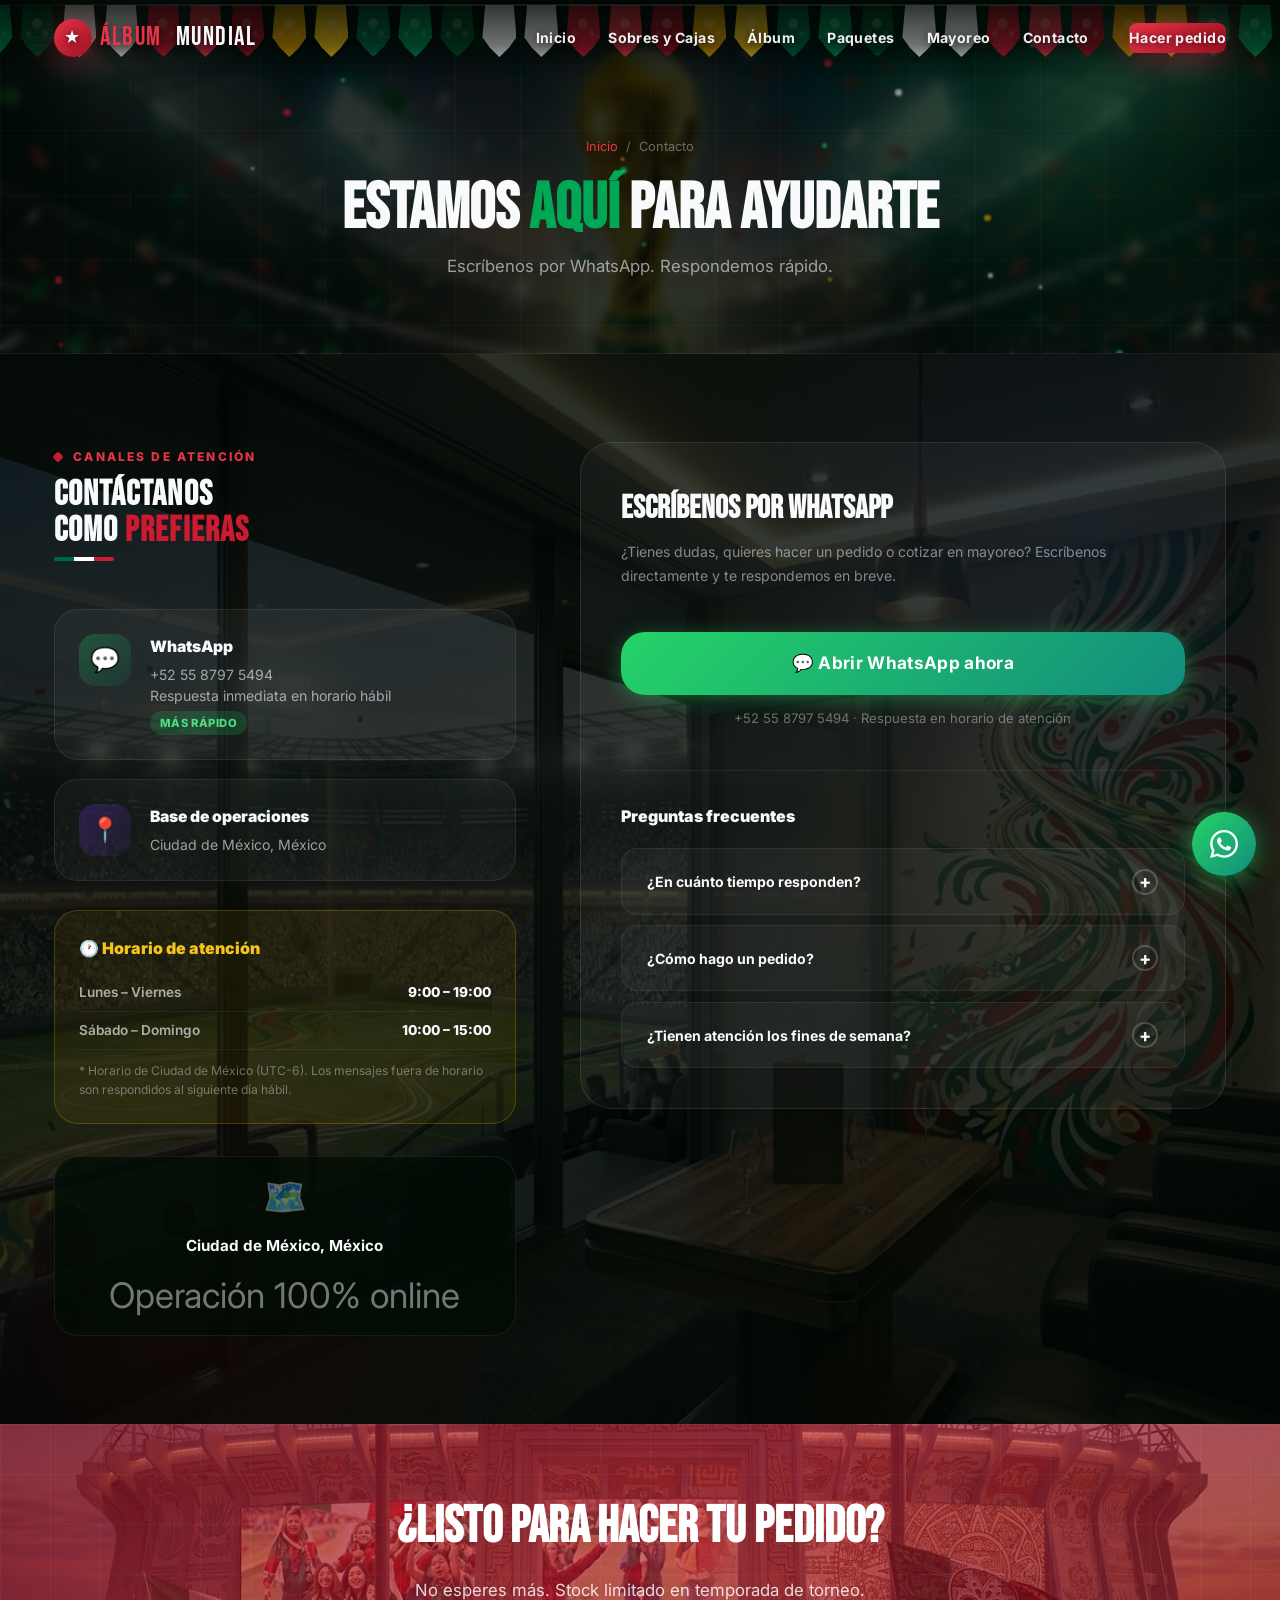
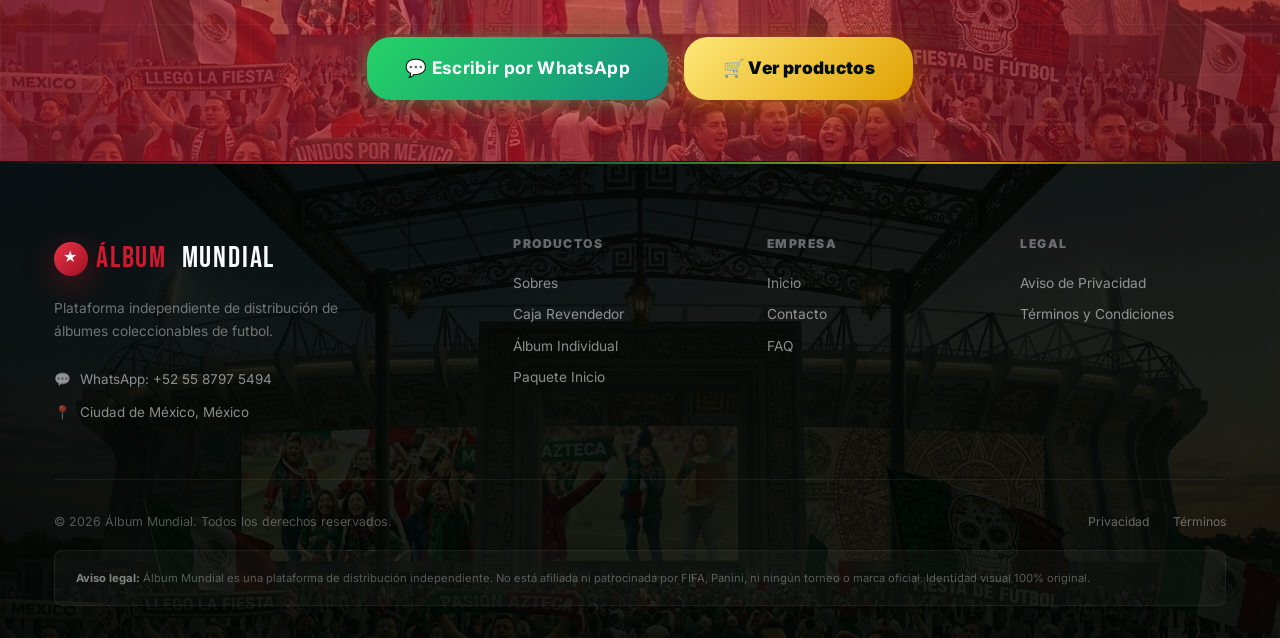
<file: contacto.html>
<!DOCTYPE html>
<html lang="es">
<head>
  <meta charset="UTF-8" />
  <meta name="viewport" content="width=device-width, initial-scale=1.0" />
  <title>Contacto — Álbum Mundial</title>
  <meta name="description" content="Contáctanos por WhatsApp, formulario o correo. Respondemos en menos de 24 horas. Pedidos, dudas y cotizaciones de mayoreo.">
  <meta property="og:title" content="Contacto — Álbum Mundial" />
  <meta property="og:description" content="Contáctanos por WhatsApp. Respondemos en menos de 24 horas. Pedidos, dudas y cotizaciones de mayoreo." />
  <meta property="og:type" content="website" />
  <meta property="og:url" content="https://albumundial.com/contacto.html" />
  <meta property="og:image" content="https://albumundial.com/PRODUCTOS%20SIN%20FONDO/%C3%81LBUM%20PASTA%20DURA.png" />
  <meta property="og:image:width" content="1200" />
  <meta property="og:image:height" content="630" />
  <link rel="icon" href="data:image/svg+xml,<svg xmlns='http://www.w3.org/2000/svg' viewBox='0 0 100 100'><text y='.9em' font-size='90'>⚽</text></svg>">
  <link rel="preconnect" href="https://fonts.googleapis.com">
  <link rel="preconnect" href="https://fonts.gstatic.com" crossorigin>
  <link href="https://fonts.googleapis.com/css2?family=Bebas+Neue&family=Inter:wght@300;400;500;600;700;800;900&display=swap" rel="stylesheet">
  <link rel="stylesheet" href="css/styles.css">
  <style>
    .contact-main {
      background:
        linear-gradient(rgba(0,6,2,.83), rgba(0,6,2,.83)),
        url('FONDOS/FONDO%203.PNG') center / cover scroll;
      padding: var(--section-py) 0;
      position: relative;
      overflow: hidden;
    }
    .contact-main::before {
      content: '';
      position: absolute; top: -20%; right: -15%;
      width: 60vw; height: 60vw;
      background: radial-gradient(circle, rgba(22,72,184,.1) 0%, transparent 70%);
      border-radius: 50%; pointer-events: none;
    }
    .contact-main::after {
      content: '';
      position: absolute; bottom: -20%; left: -10%;
      width: 50vw; height: 50vw;
      background: radial-gradient(circle, rgba(204,26,48,.08) 0%, transparent 70%);
      border-radius: 50%; pointer-events: none;
    }

    .contact-grid {
      display: grid;
      grid-template-columns: 1fr 1.4fr;
      gap: 4rem;
      align-items: start;
      position: relative; z-index: 1;
    }

    /* Tarjetas de contacto */
    .contact-methods { display: flex; flex-direction: column; gap: 1.2rem; }
    .contact-method-card {
      display: flex;
      align-items: flex-start;
      gap: 1.2rem;
      padding: 1.5rem;
      background: rgba(255,255,255,.04);
      border: 1px solid rgba(255,255,255,.08);
      border-radius: var(--radius-xl);
      transition: var(--transition);
      text-decoration: none;
      color: inherit;
    }
    .contact-method-card:hover {
      transform: translateY(-3px);
      border-color: rgba(22,72,184,.3);
      background: rgba(22,72,184,.06);
    }
    .contact-method-card.wa-card:hover { border-color: rgba(37,211,102,.35); background: rgba(37,211,102,.06); }
    .contact-method-card.coral-card:hover { border-color: rgba(204,26,48,.35); background: rgba(204,26,48,.06); }

    .cm-icon {
      width: 52px; height: 52px; flex-shrink: 0;
      border-radius: var(--radius); display: flex; align-items: center; justify-content: center;
      font-size: 1.5rem;
    }
    .cm-icon.green  { background: linear-gradient(135deg, rgba(37,211,102,.25), rgba(18,140,126,.12)); }
    .cm-icon.turq   { background: linear-gradient(135deg, rgba(22,72,184,.25), rgba(22,72,184,.08)); }
    .cm-icon.coral  { background: linear-gradient(135deg, rgba(204,26,48,.25), rgba(204,26,48,.08)); }
    .cm-icon.gold   { background: linear-gradient(135deg, rgba(224,160,0,.25), rgba(224,160,0,.08)); }

    .cm-body {}
    .cm-title { font-weight: 900; font-size: .98rem; color: var(--white); margin-bottom: .25rem; }
    .cm-value { font-size: .88rem; color: rgba(248,250,252,.6); line-height: 1.5; }
    .cm-badge {
      display: inline-block;
      background: rgba(37,211,102,.18); color: #4ADE80;
      border-radius: 999px; padding: .15rem .6rem;
      font-size: .7rem; font-weight: 800; letter-spacing: .05em;
      text-transform: uppercase; margin-top: .35rem;
    }
    .cm-badge.fast { background: rgba(204,26,48,.15); color: var(--coral-light); }

    /* Horario */
    .horario-box {
      background: rgba(224,160,0,.08);
      border: 1px solid rgba(224,160,0,.25);
      border-radius: var(--radius-xl); padding: 1.5rem;
      margin-top: 1rem;
    }
    .horario-box h4 { font-weight: 900; color: var(--gold-light); margin-bottom: .8rem; display:flex; gap:.5rem; align-items:center; }
    .horario-row { display: flex; justify-content: space-between; align-items: center; padding: .45rem 0; border-bottom: 1px solid rgba(255,255,255,.05); font-size: .85rem; }
    .horario-row:last-child { border-bottom: none; }
    .horario-day   { color: rgba(248,250,252,.65); font-weight: 600; }
    .horario-time  { color: var(--white); font-weight: 800; }
    .horario-closed { color: rgba(248,250,252,.35); font-style: italic; font-weight: 400; }

    /* Formulario */
    .contact-form-box {
      background: rgba(255,255,255,.04);
      border: 1px solid rgba(255,255,255,.09);
      border-radius: var(--radius-2xl);
      padding: 2.5rem;
    }
    .contact-form-box h3 {
      font-family: var(--font-display);
      font-size: 2rem; color: var(--white); margin-bottom: .3rem;
    }
    .contact-form-box .form-sub { font-size: .88rem; color: rgba(248,250,252,.5); margin-bottom: 1.8rem; }

    /* Mapa placeholder */
    .map-placeholder {
      background: rgba(0,12,4,.75);
      border: 1px solid rgba(255,255,255,.07);
      border-radius: var(--radius-xl);
      height: 180px;
      display: flex; flex-direction: column; align-items: center; justify-content: center;
      gap: .5rem; text-align: center;
      font-size: .88rem; color: rgba(248,250,252,.45);
      margin-top: 2rem;
    }
    .map-placeholder span { font-size: 2.2rem; }
    .map-placeholder strong { color: var(--white); font-size: .95rem; }

    @media (max-width: 900px) { .contact-grid { grid-template-columns: 1fr; gap: 2.5rem; } }
  </style>
</head>
<body>

<!-- NAVBAR -->
<nav class="navbar" role="navigation" aria-label="Navegación principal">
  <div class="container">
    <a href="index.html" class="nav-logo">
      <div class="logo-icon" aria-hidden="true">★</div>
      <span class="brand-highlight">ÁLBUM</span>&nbsp;MUNDIAL
    </a>
    <ul class="nav-links" id="navLinks">
      <li><a href="index.html">Inicio</a></li>
      <li><a href="productos.html#sobres">Sobres y Cajas</a></li>
      <li><a href="productos.html#album">Álbum</a></li>
      <li><a href="productos.html#paquetes">Paquetes</a></li>
      <li><a href="mayoreo.html">Mayoreo</a></li>
      <li><a href="contacto.html">Contacto</a></li>
      <li class="nav-cta"><a href="index.html#pedido" class="btn btn-primary btn-sm">Hacer pedido</a></li>
    </ul>
    <button class="nav-toggle" id="navToggle" aria-label="Menú" aria-expanded="false">
      <span></span><span></span><span></span>
    </button>
  </div>
</nav>

<!-- PAGE HEADER -->
<header class="page-header">
  <div class="papel-picado-wrap" aria-hidden="true" id="papelPicado"></div>
  <div class="container">
    <div class="breadcrumb">
      <a href="index.html">Inicio</a> / <span>Contacto</span>
    </div>
    <h1 class="page-header-title">Estamos <span style="color:var(--turq-light)">aquí</span> para ayudarte</h1>
    <p class="page-header-sub">Escríbenos por WhatsApp. Respondemos rápido.</p>
  </div>
</header>

<!-- CONTACT MAIN -->
<section class="contact-main">
  <div class="container">
    <div class="contact-grid">

      <!-- Métodos de contacto -->
      <div>
        <div class="section-header reveal">
          <span class="section-label">Canales de atención</span>
          <h2 class="section-title" style="font-size:2.2rem;">Contáctanos<br>como <span>prefieras</span></h2>
        </div>

        <div class="contact-methods">
          <!-- WhatsApp -->
          <a href="https://wa.me/525587975494" target="_blank" rel="noopener noreferrer" class="contact-method-card wa-card reveal delay-1">
            <div class="cm-icon green">💬</div>
            <div class="cm-body">
              <div class="cm-title">WhatsApp</div>
              <div class="cm-value">+52 55 8797 5494<br>Respuesta inmediata en horario hábil</div>
              <span class="cm-badge">Más rápido</span>
            </div>
          </a>
          <!-- Ubicación -->
          <div class="contact-method-card reveal delay-4" style="cursor:default;">
            <div class="cm-icon" style="background:linear-gradient(135deg,rgba(124,58,237,.25),rgba(124,58,237,.08));">📍</div>
            <div class="cm-body">
              <div class="cm-title">Base de operaciones</div>
              <div class="cm-value">Ciudad de México, México</div>
            </div>
          </div>
        </div>

        <!-- Horario -->
        <div class="horario-box reveal" style="margin-top:1.8rem;">
          <h4>🕐 Horario de atención</h4>
          <div class="horario-row">
            <span class="horario-day">Lunes – Viernes</span>
            <span class="horario-time">9:00 – 19:00</span>
          </div>
          <div class="horario-row">
            <span class="horario-day">Sábado – Domingo</span>
            <span class="horario-time">10:00 – 15:00</span>
          </div>
          <p style="font-size:.76rem; color:rgba(248,250,252,.38); margin-top:.8rem; line-height:1.5;">
            * Horario de Ciudad de México (UTC-6). Los mensajes fuera de horario son respondidos al siguiente día hábil.
          </p>
        </div>

        <!-- Mapa placeholder -->
        <div class="map-placeholder reveal">
          <span>🗺️</span>
          <strong>Ciudad de México, México</strong>
          <span>Operación 100% online</span>
        </div>
      </div>

      <!-- Contacto por WhatsApp -->
      <div class="contact-form-box reveal-right">
        <h3>Escríbenos por WhatsApp</h3>
        <p class="form-sub">¿Tienes dudas, quieres hacer un pedido o cotizar en mayoreo? Escríbenos directamente y te respondemos en breve.</p>

        <a href="https://wa.me/525587975494" target="_blank" rel="noopener noreferrer"
           class="btn btn-whatsapp btn-full btn-lg" style="margin-top:1rem;">
          💬 Abrir WhatsApp ahora
        </a>
        <p style="text-align:center; font-size:.82rem; color:rgba(248,250,252,.4); margin-top:.8rem;">
          +52 55 8797 5494 · Respuesta en horario de atención
        </p>

        <!-- FAQ rápido -->
        <div style="margin-top:2.5rem; padding-top:2rem; border-top:1px solid rgba(255,255,255,.07);">
          <h4 style="font-weight:900; margin-bottom:1.2rem; font-size:1rem;">Preguntas frecuentes</h4>
          <div class="faq-list" style="max-width:100%;">
            <div class="faq-item">
              <button class="faq-question" style="font-size:.88rem;">¿En cuánto tiempo responden? <span class="faq-icon">+</span></button>
              <div class="faq-answer"><p>Por WhatsApp respondemos usualmente en menos de 2 horas en horario hábil.</p></div>
            </div>
            <div class="faq-item">
              <button class="faq-question" style="font-size:.88rem;">¿Cómo hago un pedido? <span class="faq-icon">+</span></button>
              <div class="faq-answer"><p>Escríbenos por WhatsApp indicando el producto y cantidad. Te confirmamos disponibilidad y te damos los datos de pago.</p></div>
            </div>
            <div class="faq-item">
              <button class="faq-question" style="font-size:.88rem;">¿Tienen atención los fines de semana? <span class="faq-icon">+</span></button>
              <div class="faq-answer"><p>Sábado y domingo atendemos de 10:00 a 15:00. Los mensajes fuera de horario se responden al siguiente día hábil.</p></div>
            </div>
          </div>
        </div>
      </div>
    </div>
  </div>
</section>

<!-- CTA -->
<div class="mid-cta">
  <div class="container reveal">
    <h2>¿Listo para hacer tu pedido?</h2>
    <p>No esperes más. Stock limitado en temporada de torneo.</p>
    <div class="cta-actions">
      <a href="https://wa.me/525587975494" target="_blank" rel="noopener noreferrer" class="btn btn-whatsapp btn-lg">💬 Escribir por WhatsApp</a>
      <a href="productos.html" class="btn btn-gold btn-lg">🛒 Ver productos</a>
    </div>
  </div>
</div>

<!-- FOOTER -->
<footer class="footer">
  <div class="container">
    <div class="footer-grid">
      <div class="footer-brand">
        <div class="footer-logo"><div class="logo-icon">★</div><span style="color:var(--coral)">ÁLBUM</span>&nbsp;MUNDIAL</div>
        <p class="footer-tagline">Plataforma independiente de distribución de álbumes coleccionables de futbol.</p>
        <nav class="footer-contact-items">
          <a class="footer-contact-item" href="https://wa.me/525587975494" target="_blank" rel="noopener noreferrer"><span>💬</span> WhatsApp: +52 55 8797 5494</a>
          <span class="footer-contact-item"><span>📍</span> Ciudad de México, México</span>
        </nav>
      </div>
      <div class="footer-col">
        <h5>Productos</h5>
        <nav class="footer-links">
          <a href="productos.html#sobres">Sobres</a>
          <a href="productos.html#sobres">Caja Revendedor</a>
          <a href="productos.html#album">Álbum Individual</a>
          <a href="productos.html#paquetes">Paquete Inicio</a>
        </nav>
      </div>
      <div class="footer-col">
        <h5>Empresa</h5>
        <nav class="footer-links">
          <a href="index.html">Inicio</a>
          <a href="contacto.html">Contacto</a>
          <a href="index.html#faq">FAQ</a>
        </nav>
      </div>
      <div class="footer-col">
        <h5>Legal</h5>
        <nav class="footer-links">
          <a href="privacidad.html">Aviso de Privacidad</a>
          <a href="terminos.html">Términos y Condiciones</a>
        </nav>
      </div>
    </div>
    <div class="footer-bottom">
      <div class="footer-bottom-row">
        <p class="footer-copy">© 2026 Álbum Mundial. Todos los derechos reservados.</p>
        <nav class="footer-legal-links">
          <a href="privacidad.html">Privacidad</a>
          <a href="terminos.html">Términos</a>
        </nav>
      </div>
      <div class="footer-disclaimer">
        <strong>Aviso legal:</strong> Álbum Mundial es una plataforma de distribución independiente. No está afiliada ni patrocinada por FIFA, Panini, ni ningún torneo o marca oficial. Identidad visual 100% original.
      </div>
    </div>
  </div>
</footer>

<a href="#" class="whatsapp-float" aria-label="Pedir por WhatsApp">
  <svg width="28" height="28" viewBox="0 0 24 24" fill="white"><path d="M17.472 14.382c-.297-.149-1.758-.867-2.03-.967-.273-.099-.471-.148-.67.15-.197.297-.767.966-.94 1.164-.173.199-.347.223-.644.075-.297-.15-1.255-.463-2.39-1.475-.883-.788-1.48-1.761-1.653-2.059-.173-.297-.018-.458.13-.606.134-.133.298-.347.446-.52.149-.174.198-.298.298-.497.099-.198.05-.371-.025-.52-.075-.149-.669-1.612-.916-2.207-.242-.579-.487-.5-.669-.51-.173-.008-.371-.01-.57-.01-.198 0-.52.074-.792.372-.272.297-1.04 1.016-1.04 2.479 0 1.462 1.065 2.875 1.213 3.074.149.198 2.096 3.2 5.077 4.487.709.306 1.262.489 1.694.625.712.227 1.36.195 1.871.118.571-.085 1.758-.719 2.006-1.413.248-.694.248-1.289.173-1.413-.074-.124-.272-.198-.57-.347m-5.421 7.403h-.004a9.87 9.87 0 01-5.031-1.378l-.361-.214-3.741.982.998-3.648-.235-.374a9.86 9.86 0 01-1.51-5.26c.001-5.45 4.436-9.884 9.888-9.884 2.64 0 5.122 1.03 6.988 2.898a9.825 9.825 0 012.893 6.994c-.003 5.45-4.437 9.884-9.885 9.884m8.413-18.297A11.815 11.815 0 0012.05 0C5.495 0 .16 5.335.157 11.892c0 2.096.547 4.142 1.588 5.945L.057 24l6.305-1.654a11.882 11.882 0 005.683 1.448h.005c6.554 0 11.89-5.335 11.893-11.893a11.821 11.821 0 00-3.48-8.413z"/></svg>
  <span class="whatsapp-float-tooltip">Escribir por WhatsApp</span>
</a>
<script src="js/main.js"></script>
</body>
</html>
</file>
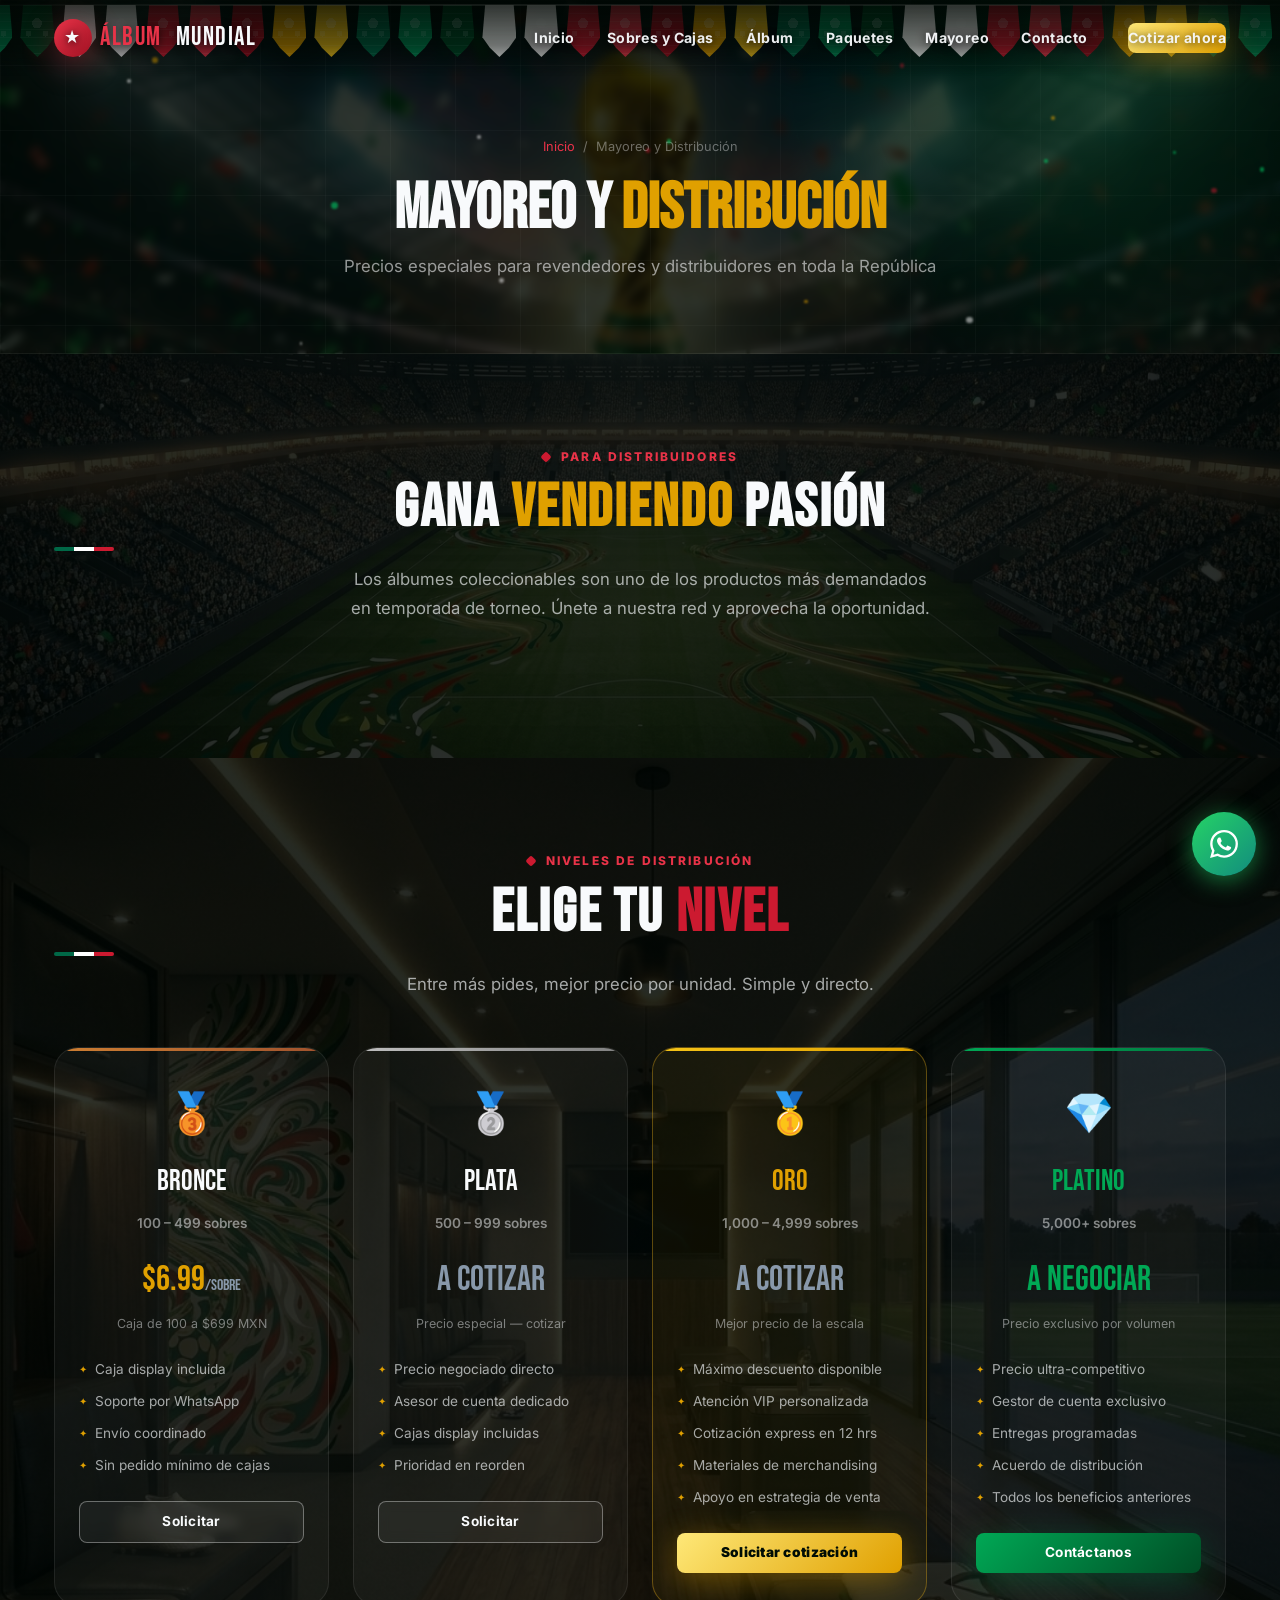
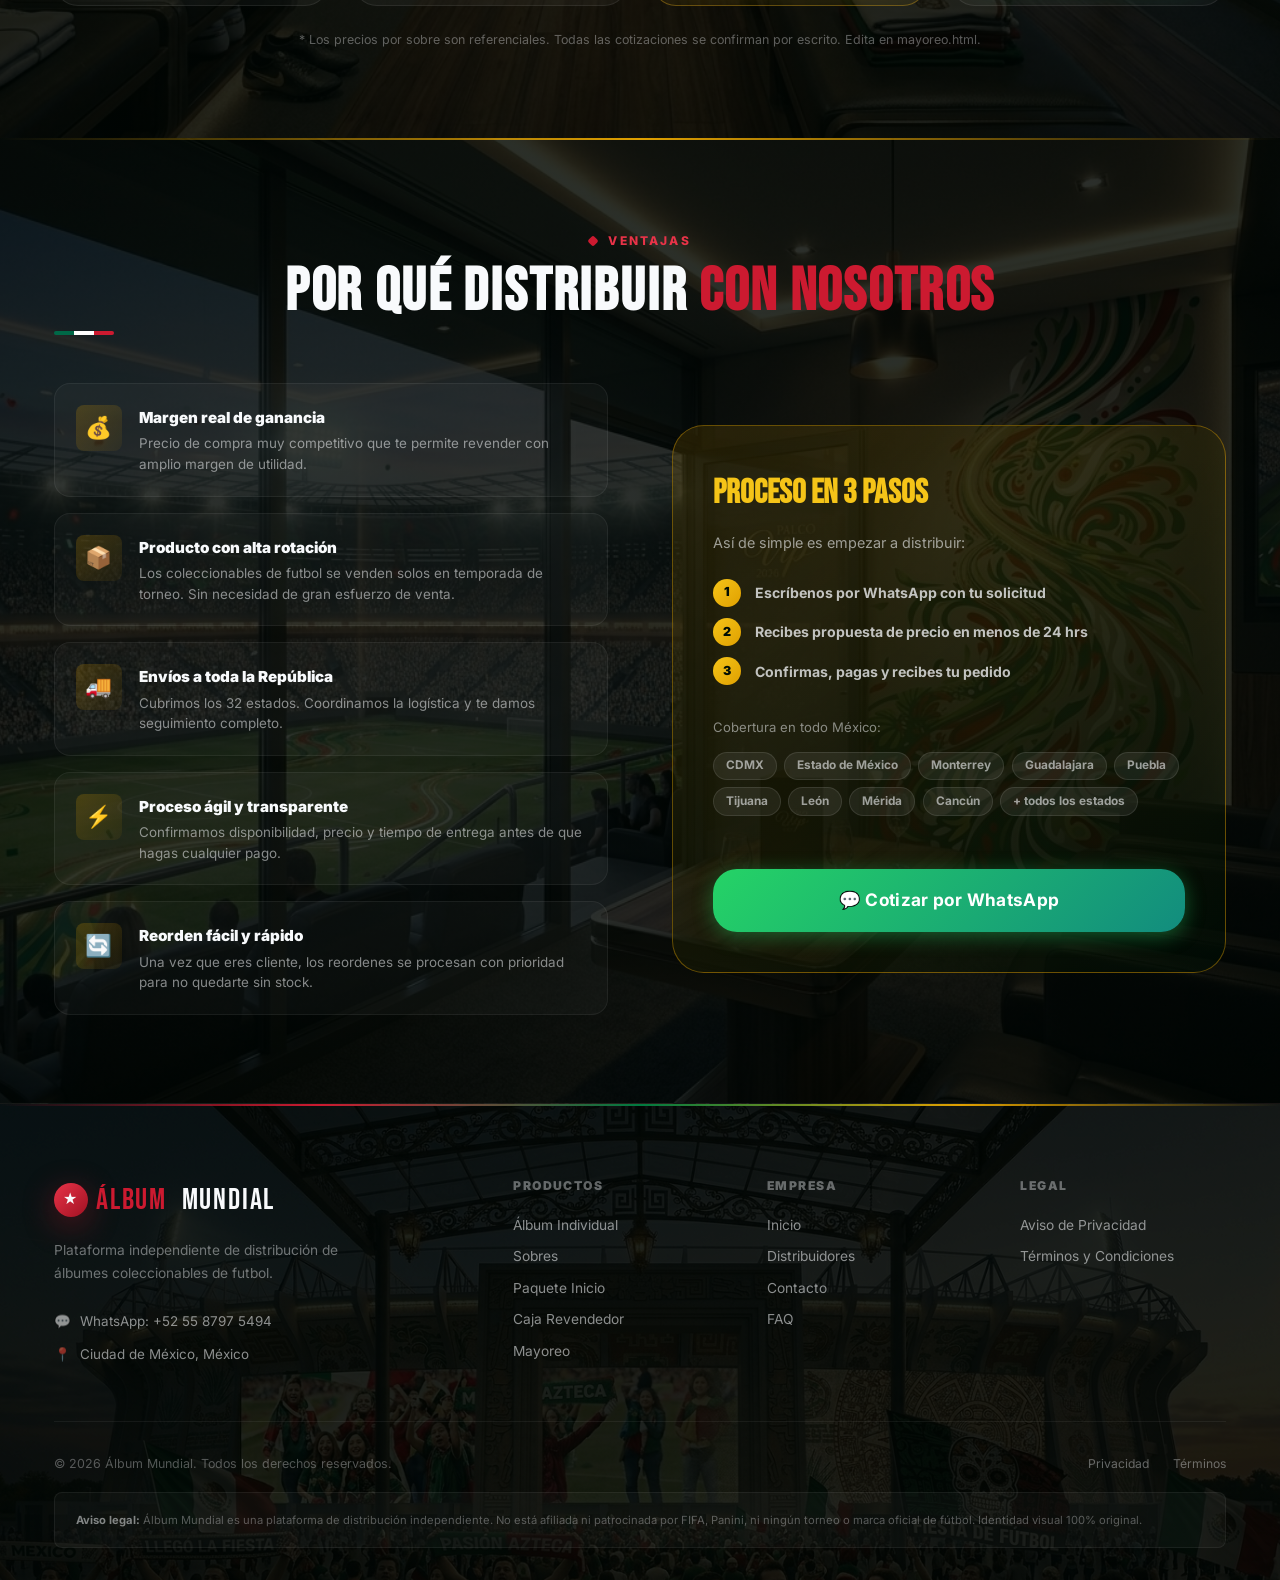
<file: mayoreo.html>
<!DOCTYPE html>
<html lang="es">
<head>
  <meta charset="UTF-8" />
  <meta name="viewport" content="width=device-width, initial-scale=1.0" />
  <title>Mayoreo y Distribución — Álbum Mundial</title>
  <meta name="description" content="Pide por mayoreo y conviértete en distribuidor de álbumes coleccionables de futbol. Precios especiales desde 500 sobres. Cobertura en toda la República Mexicana.">
  <meta property="og:title" content="Mayoreo y Distribución — Álbum Mundial" />
  <meta property="og:description" content="Precios especiales para revendedores y distribuidores. Desde 500 sobres. Cobertura en toda la República Mexicana." />
  <meta property="og:type" content="website" />
  <meta property="og:url" content="https://albumundial.com/mayoreo.html" />
  <meta property="og:image" content="https://albumundial.com/PRODUCTOS%20SIN%20FONDO/%C3%81LBUM%20PASTA%20DURA.png" />
  <meta property="og:image:width" content="1200" />
  <meta property="og:image:height" content="630" />
  <link rel="icon" href="data:image/svg+xml,<svg xmlns='http://www.w3.org/2000/svg' viewBox='0 0 100 100'><text y='.9em' font-size='90'>⚽</text></svg>">
  <link rel="preconnect" href="https://fonts.googleapis.com">
  <link rel="preconnect" href="https://fonts.gstatic.com" crossorigin>
  <link href="https://fonts.googleapis.com/css2?family=Bebas+Neue&family=Inter:wght@300;400;500;600;700;800;900&display=swap" rel="stylesheet">
  <link rel="stylesheet" href="css/styles.css">
  <style>
    .tiers-grid {
      display: grid;
      grid-template-columns: repeat(auto-fit, minmax(240px, 1fr));
      gap: 1.5rem;
      margin-top: 3rem;
    }
    .tier-card {
      background: rgba(255,255,255,0.04);
      border: 1px solid rgba(255,255,255,0.08);
      border-radius: var(--radius-xl);
      padding: 2rem 1.5rem;
      text-align: center;
      transition: var(--transition);
      position: relative;
      overflow: hidden;
    }
    .tier-card::before {
      content: '';
      position: absolute;
      top: 0; left: 0; right: 0;
      height: 3px;
    }
    .tier-card.bronze::before { background: linear-gradient(90deg, #CD7F32, #A0522D); }
    .tier-card.silver::before { background: linear-gradient(90deg, #C0C0C0, #808080); }
    .tier-card.gold::before   { background: linear-gradient(90deg, var(--gold-light), var(--gold)); }
    .tier-card.plat::before   { background: linear-gradient(90deg, var(--turq-light), var(--turquoise)); }
    .tier-card:hover { transform: translateY(-6px); box-shadow: var(--shadow-lg); }
    .tier-card.gold   { border-color: rgba(212,160,23,0.4); background: rgba(212,160,23,0.06); }
    .tier-icon { font-size: 2.5rem; margin-bottom: 0.8rem; }
    .tier-name { font-family: var(--font-display); font-size: 1.8rem; margin-bottom: 0.4rem; }
    .tier-range { font-size: 0.85rem; color: rgba(248,250,252,0.5); margin-bottom: 1rem; font-weight: 600; }
    .tier-price {
      font-family: var(--font-display);
      font-size: 2.2rem;
      color: var(--gold);
      margin-bottom: 0.3rem;
    }
    .tier-price-note { font-size: 0.78rem; color: rgba(248,250,252,0.45); margin-bottom: 1.2rem; }
    .tier-features { text-align: left; font-size: 0.85rem; }
    .tier-features li {
      display: flex; align-items: flex-start; gap: 0.5rem;
      padding: 0.3rem 0;
      color: rgba(248,250,252,0.65);
    }
    .tier-features li::before { content: '✦'; color: var(--gold); font-size: 0.6rem; margin-top: 4px; }


    @media (max-width: 900px) {
      .cotiza-inner { grid-template-columns: 1fr; }
    }

    /* Stats mayoreo */
    .wholesale-stats {
      display: grid;
      grid-template-columns: repeat(auto-fit, minmax(180px, 1fr));
      gap: 1.5rem;
      margin-top: 3rem;
    }
    .ws-stat {
      background: rgba(255,255,255,0.03);
      border: 1px solid rgba(255,255,255,0.06);
      border-radius: var(--radius-xl);
      padding: 1.8rem;
      text-align: center;
    }
    .ws-stat-num {
      font-family: var(--font-display);
      font-size: 2.8rem;
      color: var(--gold);
      line-height: 1;
      margin-bottom: 0.3rem;
    }
    .ws-stat-label { font-size: 0.82rem; color: rgba(248,250,252,0.5); font-weight: 600; letter-spacing: 0.04em; text-transform: uppercase; }
  </style>
</head>
<body>

<!-- NAVBAR -->
<nav class="navbar" role="navigation" aria-label="Navegación principal">
  <div class="container">
    <a href="index.html" class="nav-logo">
      <div class="logo-icon" aria-hidden="true">★</div>
      <span class="brand-highlight">ÁLBUM</span>&nbsp;MUNDIAL
    </a>
    <ul class="nav-links" id="navLinks">
      <li><a href="index.html">Inicio</a></li>
      <li><a href="productos.html#sobres">Sobres y Cajas</a></li>
      <li><a href="productos.html#album">Álbum</a></li>
      <li><a href="productos.html#paquetes">Paquetes</a></li>
      <li><a href="mayoreo.html">Mayoreo</a></li>
      <li><a href="contacto.html">Contacto</a></li>
      <li class="nav-cta"><a href="#cotizar" class="btn btn-gold btn-sm">Cotizar ahora</a></li>
    </ul>
    <button class="nav-toggle" id="navToggle" aria-label="Menú" aria-expanded="false">
      <span></span><span></span><span></span>
    </button>
  </div>
</nav>

<!-- PAGE HEADER -->
<header class="page-header">
  <div class="papel-picado-wrap" aria-hidden="true" id="papelPicado"></div>
  <div class="container">
    <div class="breadcrumb">
      <a href="index.html">Inicio</a> / <span>Mayoreo y Distribución</span>
    </div>
    <h1 class="page-header-title">Mayoreo y <span style="color:var(--gold)">Distribución</span></h1>
    <p class="page-header-sub">Precios especiales para revendedores y distribuidores en toda la República</p>
  </div>
</header>

<!-- INTRO MAYOREO -->
<section class="section-py" style="background: linear-gradient(rgba(0,5,2,.84),rgba(0,5,2,.84)), url('FONDOS/FONDO%201.PNG') center/cover scroll;">
  <div class="container">
    <div class="section-header text-center reveal">
      <span class="section-label">Para distribuidores</span>
      <h2 class="section-title">Gana <span class="gold">vendiendo</span> pasión</h2>
      <p class="section-sub">
        Los álbumes coleccionables son uno de los productos más demandados en temporada de torneo.
        Únete a nuestra red y aprovecha la oportunidad.
      </p>
    </div>

  </div>
</section>

<!-- TIERS DE PRECIOS -->
<section class="section-py" style="background: linear-gradient(rgba(0,5,2,.85),rgba(0,5,2,.85)), url('FONDOS/FONDO%204.PNG') center/cover scroll;">
  <div class="container">
    <div class="section-header text-center reveal">
      <span class="section-label">Niveles de distribución</span>
      <h2 class="section-title">Elige tu <span>nivel</span></h2>
      <p class="section-sub">Entre más pides, mejor precio por unidad. Simple y directo.</p>
    </div>

    <div class="tiers-grid">
      <!-- BRONCE -->
      <div class="tier-card bronze reveal delay-1">
        <div class="tier-icon" aria-hidden="true">🥉</div>
        <div class="tier-name">Bronce</div>
        <div class="tier-range">100 – 499 sobres</div>
        <div class="tier-price">$6.99<span style="font-size:1rem; color:var(--gray)">/sobre</span></div>
        <div class="tier-price-note">Caja de 100 a $699 MXN</div>
        <ul class="tier-features">
          <li>Caja display incluida</li>
          <li>Soporte por WhatsApp</li>
          <li>Envío coordinado</li>
          <li>Sin pedido mínimo de cajas</li>
        </ul>
        <a href="#cotizar" class="btn btn-secondary btn-full btn-sm" style="margin-top:1.2rem;">Solicitar</a>
      </div>

      <!-- PLATA -->
      <div class="tier-card silver reveal delay-2">
        <div class="tier-icon" aria-hidden="true">🥈</div>
        <div class="tier-name">Plata</div>
        <div class="tier-range">500 – 999 sobres</div>
        <div class="tier-price" style="color:var(--gray)">A cotizar<span style="font-size:1rem; color:var(--gray)"></span></div>
        <div class="tier-price-note">Precio especial — cotizar</div>
        <ul class="tier-features">
          <li>Precio negociado directo</li>
          <li>Asesor de cuenta dedicado</li>
          <li>Cajas display incluidas</li>
          <li>Prioridad en reorden</li>
        </ul>
        <a href="#cotizar" class="btn btn-secondary btn-full btn-sm" style="margin-top:1.2rem;">Solicitar</a>
      </div>

      <!-- ORO -->
      <div class="tier-card gold reveal delay-3">
        <div class="tier-icon" aria-hidden="true">🥇</div>
        <div class="tier-name" style="color:var(--gold)">Oro</div>
        <div class="tier-range">1,000 – 4,999 sobres</div>
        <div class="tier-price" style="color:var(--gray)">A cotizar<span style="font-size:1rem; color:var(--gray)"></span></div>
        <div class="tier-price-note">Mejor precio de la escala</div>
        <ul class="tier-features">
          <li>Máximo descuento disponible</li>
          <li>Atención VIP personalizada</li>
          <li>Cotización express en 12 hrs</li>
          <li>Materiales de merchandising</li>
          <li>Apoyo en estrategia de venta</li>
        </ul>
        <a href="#cotizar" class="btn btn-gold btn-full btn-sm" style="margin-top:1.2rem;">Solicitar cotización</a>
      </div>

      <!-- PLATINO -->
      <div class="tier-card plat reveal delay-4">
        <div class="tier-icon" aria-hidden="true">💎</div>
        <div class="tier-name" style="color:var(--turq-light)">Platino</div>
        <div class="tier-range">5,000+ sobres</div>
        <div class="tier-price" style="color:var(--turq-light)">A negociar</div>
        <div class="tier-price-note">Precio exclusivo por volumen</div>
        <ul class="tier-features">
          <li>Precio ultra-competitivo</li>
          <li>Gestor de cuenta exclusivo</li>
          <li>Entregas programadas</li>
          <li>Acuerdo de distribución</li>
          <li>Todos los beneficios anteriores</li>
        </ul>
        <a href="#cotizar" class="btn btn-turq btn-full btn-sm" style="margin-top:1.2rem;">Contáctanos</a>
      </div>
    </div>

    <p style="text-align:center; font-size:0.78rem; color:rgba(248,250,252,0.35); margin-top:1.5rem;">
      * Los precios por sobre son referenciales. Todas las cotizaciones se confirman por escrito. Edita en mayoreo.html.
    </p>
  </div>
</section>

<!-- BENEFICIOS -->
<section class="wholesale section-py" style="background: linear-gradient(rgba(0,5,2,.83),rgba(0,5,2,.83)), url('FONDOS/FONDO%202.PNG') center/cover scroll;">
  <div class="container">
    <div class="section-header text-center reveal">
      <span class="section-label">Ventajas</span>
      <h2 class="section-title">Por qué distribuir <span>con nosotros</span></h2>
    </div>
    <div class="wholesale-inner">
      <div class="wholesale-benefits reveal-left">
        <div class="benefit-item">
          <div class="benefit-icon">💰</div>
          <div class="benefit-text">
            <h4>Margen real de ganancia</h4>
            <p>Precio de compra muy competitivo que te permite revender con amplio margen de utilidad.</p>
          </div>
        </div>
        <div class="benefit-item">
          <div class="benefit-icon">📦</div>
          <div class="benefit-text">
            <h4>Producto con alta rotación</h4>
            <p>Los coleccionables de futbol se venden solos en temporada de torneo. Sin necesidad de gran esfuerzo de venta.</p>
          </div>
        </div>
        <div class="benefit-item">
          <div class="benefit-icon">🚚</div>
          <div class="benefit-text">
            <h4>Envíos a toda la República</h4>
            <p>Cubrimos los 32 estados. Coordinamos la logística y te damos seguimiento completo.</p>
          </div>
        </div>
        <div class="benefit-item">
          <div class="benefit-icon">⚡</div>
          <div class="benefit-text">
            <h4>Proceso ágil y transparente</h4>
            <p>Confirmamos disponibilidad, precio y tiempo de entrega antes de que hagas cualquier pago.</p>
          </div>
        </div>
        <div class="benefit-item">
          <div class="benefit-icon">🔄</div>
          <div class="benefit-text">
            <h4>Reorden fácil y rápido</h4>
            <p>Una vez que eres cliente, los reordenes se procesan con prioridad para no quedarte sin stock.</p>
          </div>
        </div>
      </div>

      <div id="cotizar" class="wholesale-cta-box reveal-right">
        <h3>Proceso en 3 pasos</h3>
        <p>Así de simple es empezar a distribuir:</p>
        <div class="wholesale-steps">
          <div class="ws-step"><span class="ws-num">1</span> Escríbenos por WhatsApp con tu solicitud</div>
          <div class="ws-step"><span class="ws-num">2</span> Recibes propuesta de precio en menos de 24 hrs</div>
          <div class="ws-step"><span class="ws-num">3</span> Confirmas, pagas y recibes tu pedido</div>
        </div>
        <p style="font-size:0.82rem; color:rgba(248,250,252,0.5); margin-bottom:0.8rem;">Cobertura en todo México:</p>
        <div class="coverage-tags">
          <span class="coverage-tag">CDMX</span>
          <span class="coverage-tag">Estado de México</span>
          <span class="coverage-tag">Monterrey</span>
          <span class="coverage-tag">Guadalajara</span>
          <span class="coverage-tag">Puebla</span>
          <span class="coverage-tag">Tijuana</span>
          <span class="coverage-tag">León</span>
          <span class="coverage-tag">Mérida</span>
          <span class="coverage-tag">Cancún</span>
          <span class="coverage-tag">+ todos los estados</span>
        </div>
        <a href="https://wa.me/525587975494?text=Hola%2C%20me%20interesa%20hacer%20un%20pedido%20por%20mayoreo.%20%C2%BFPueden%20darme%20una%20cotizaci%C3%B3n%3F" target="_blank" rel="noopener noreferrer" class="btn btn-whatsapp btn-full btn-lg" style="margin-top:1.5rem;">
          💬 Cotizar por WhatsApp
        </a>
      </div>
    </div>
  </div>
</section>


<!-- FOOTER -->
<footer class="footer">
  <div class="container">
    <div class="footer-grid">
      <div class="footer-brand">
        <div class="footer-logo">
          <div class="logo-icon" aria-hidden="true">★</div>
          <span style="color:var(--coral)">ÁLBUM</span>&nbsp;MUNDIAL
        </div>
        <p class="footer-tagline">Plataforma independiente de distribución de álbumes coleccionables de futbol.</p>
        <nav class="footer-contact-items">
          <a class="footer-contact-item" href="https://wa.me/525587975494" target="_blank" rel="noopener noreferrer"><span>💬</span> WhatsApp: +52 55 8797 5494</a>
          <span class="footer-contact-item"><span>📍</span> Ciudad de México, México</span>
        </nav>
      </div>
      <div class="footer-col">
        <h5>Productos</h5>
        <nav class="footer-links">
          <a href="productos.html">Álbum Individual</a>
          <a href="productos.html">Sobres</a>
          <a href="productos.html">Paquete Inicio</a>
          <a href="productos.html">Caja Revendedor</a>
          <a href="mayoreo.html">Mayoreo</a>
        </nav>
      </div>
      <div class="footer-col">
        <h5>Empresa</h5>
        <nav class="footer-links">
          <a href="index.html">Inicio</a>
          <a href="mayoreo.html">Distribuidores</a>
          <a href="contacto.html">Contacto</a>
          <a href="index.html#faq">FAQ</a>
        </nav>
      </div>
      <div class="footer-col">
        <h5>Legal</h5>
        <nav class="footer-links">
          <a href="privacidad.html">Aviso de Privacidad</a>
          <a href="terminos.html">Términos y Condiciones</a>
        </nav>
      </div>
    </div>
    <div class="footer-bottom">
      <div class="footer-bottom-row">
        <p class="footer-copy">© 2026 Álbum Mundial. Todos los derechos reservados.</p>
        <nav class="footer-legal-links">
          <a href="privacidad.html">Privacidad</a>
          <a href="terminos.html">Términos</a>
        </nav>
      </div>
      <div class="footer-disclaimer">
        <strong>Aviso legal:</strong> Álbum Mundial es una plataforma de distribución independiente. No está afiliada ni patrocinada por FIFA, Panini, ni ningún torneo o marca oficial de fútbol. Identidad visual 100% original.
      </div>
    </div>
  </div>
</footer>

<a href="#" class="whatsapp-float" aria-label="Pedir por WhatsApp">
  <svg width="28" height="28" viewBox="0 0 24 24" fill="white"><path d="M17.472 14.382c-.297-.149-1.758-.867-2.03-.967-.273-.099-.471-.148-.67.15-.197.297-.767.966-.94 1.164-.173.199-.347.223-.644.075-.297-.15-1.255-.463-2.39-1.475-.883-.788-1.48-1.761-1.653-2.059-.173-.297-.018-.458.13-.606.134-.133.298-.347.446-.52.149-.174.198-.298.298-.497.099-.198.05-.371-.025-.52-.075-.149-.669-1.612-.916-2.207-.242-.579-.487-.5-.669-.51-.173-.008-.371-.01-.57-.01-.198 0-.52.074-.792.372-.272.297-1.04 1.016-1.04 2.479 0 1.462 1.065 2.875 1.213 3.074.149.198 2.096 3.2 5.077 4.487.709.306 1.262.489 1.694.625.712.227 1.36.195 1.871.118.571-.085 1.758-.719 2.006-1.413.248-.694.248-1.289.173-1.413-.074-.124-.272-.198-.57-.347m-5.421 7.403h-.004a9.87 9.87 0 01-5.031-1.378l-.361-.214-3.741.982.998-3.648-.235-.374a9.86 9.86 0 01-1.51-5.26c.001-5.45 4.436-9.884 9.888-9.884 2.64 0 5.122 1.03 6.988 2.898a9.825 9.825 0 012.893 6.994c-.003 5.45-4.437 9.884-9.885 9.884m8.413-18.297A11.815 11.815 0 0012.05 0C5.495 0 .16 5.335.157 11.892c0 2.096.547 4.142 1.588 5.945L.057 24l6.305-1.654a11.882 11.882 0 005.683 1.448h.005c6.554 0 11.89-5.335 11.893-11.893a11.821 11.821 0 00-3.48-8.413z"/></svg>
  <span class="whatsapp-float-tooltip">Cotizar por WhatsApp</span>
</a>

<script src="js/main.js"></script>
</body>
</html>
</file>
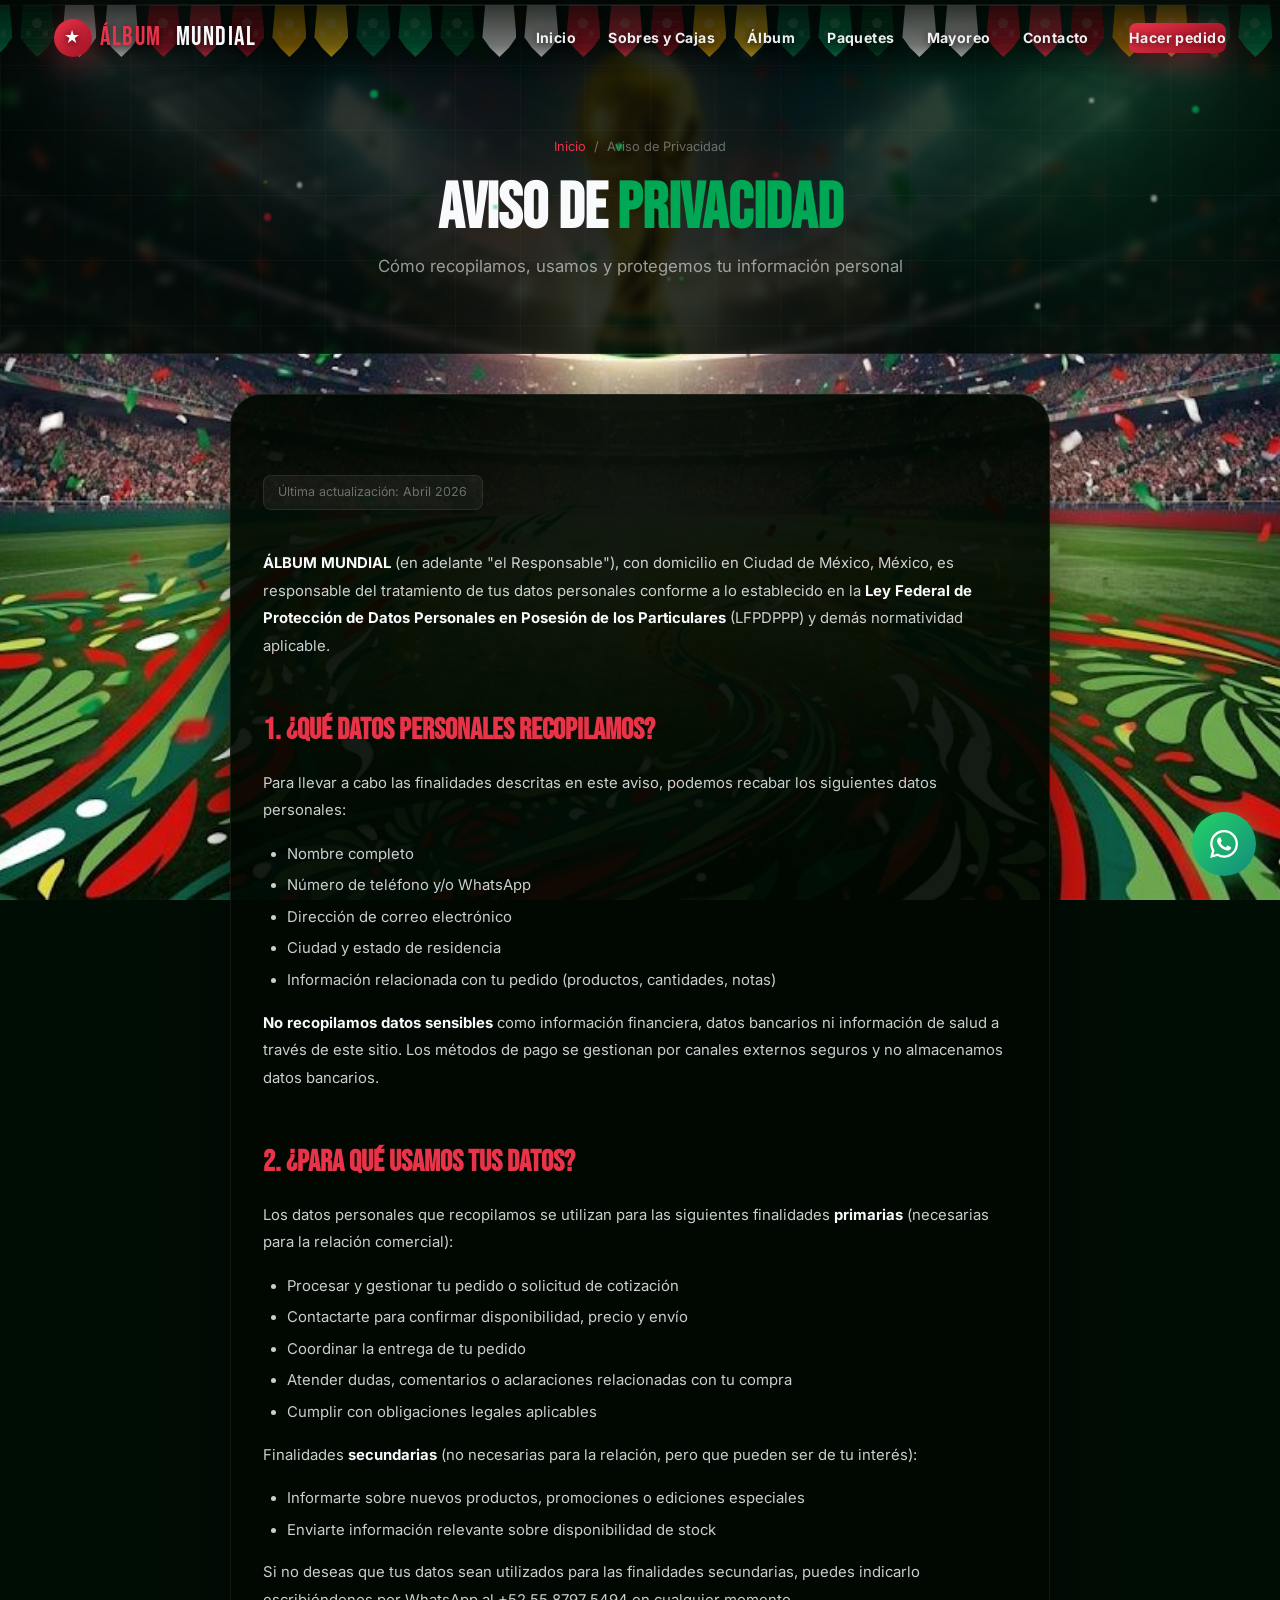
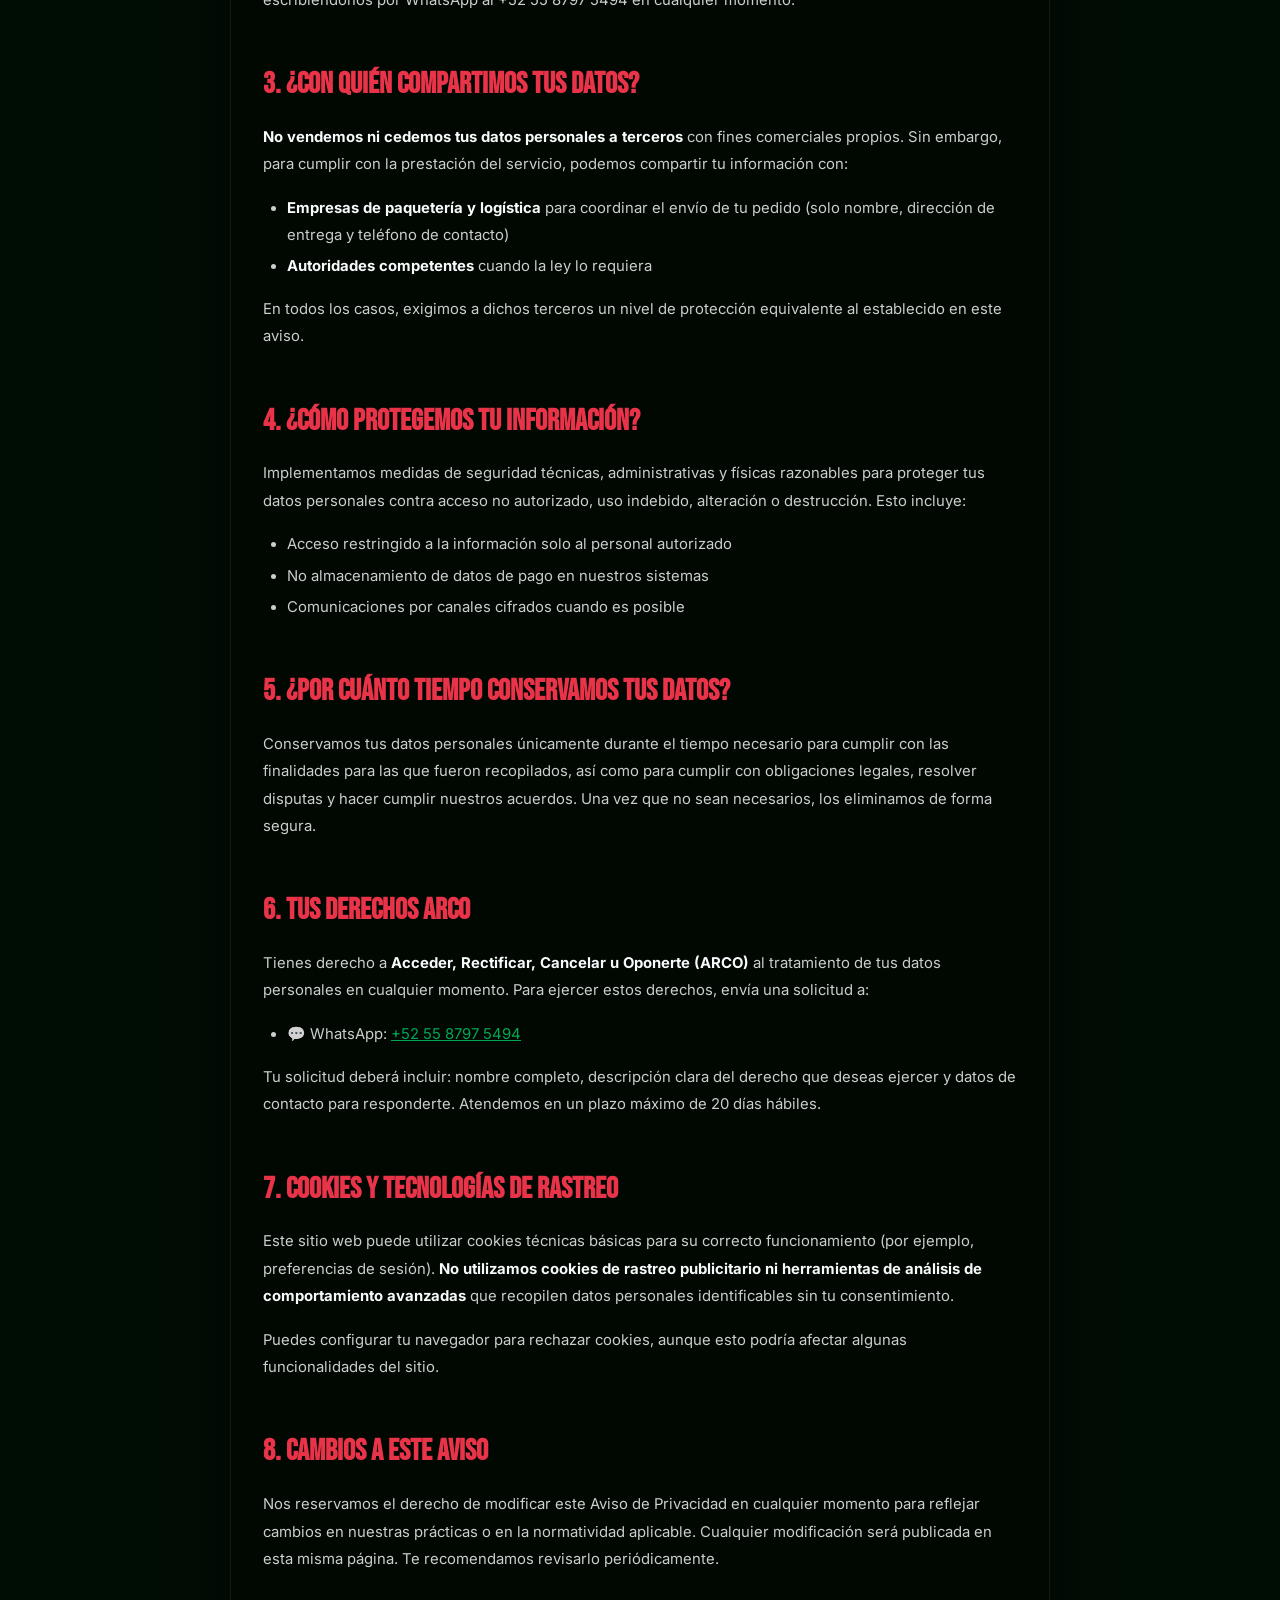
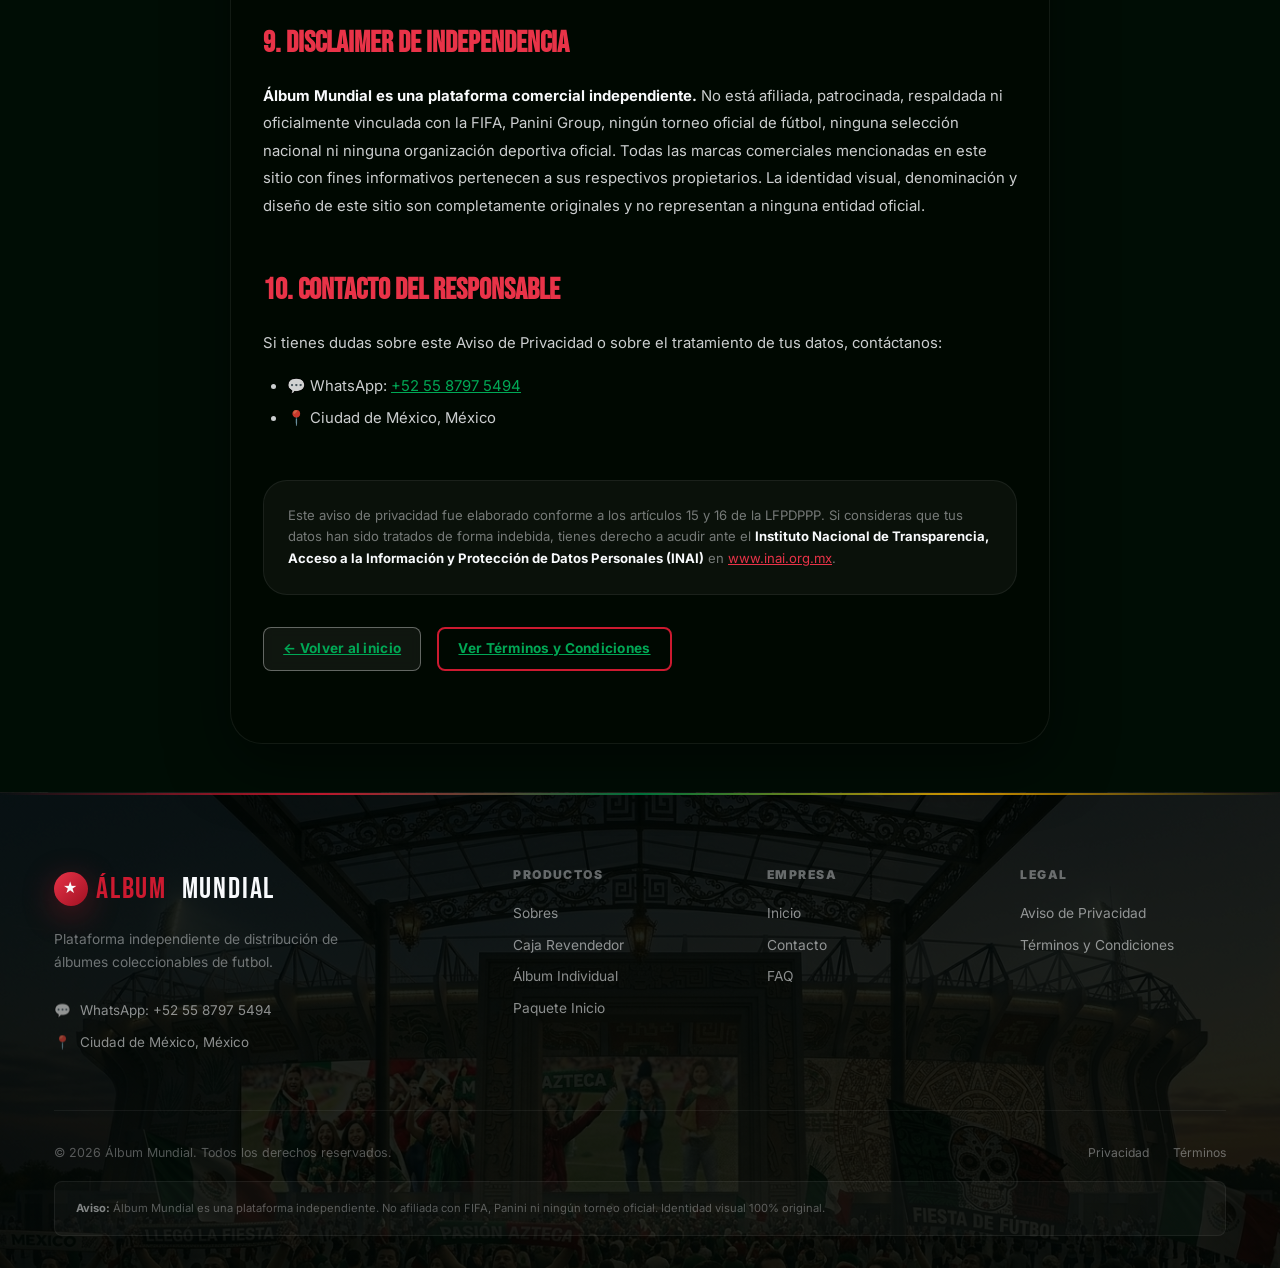
<file: privacidad.html>
<!DOCTYPE html>
<html lang="es">
<head>
  <meta charset="UTF-8" />
  <meta name="viewport" content="width=device-width, initial-scale=1.0" />
  <title>Aviso de Privacidad — Álbum Mundial</title>
  <meta name="description" content="Aviso de Privacidad de Álbum Mundial. Conoce cómo recopilamos, usamos y protegemos tus datos personales.">
  <meta property="og:title" content="Aviso de Privacidad — Álbum Mundial" />
  <meta property="og:description" content="Conoce cómo recopilamos, usamos y protegemos tus datos personales." />
  <meta property="og:type" content="website" />
  <meta property="og:url" content="https://albumundial.com/privacidad.html" />
  <meta property="og:image" content="https://albumundial.com/PRODUCTOS%20SIN%20FONDO/%C3%81LBUM%20PASTA%20DURA.png" />
  <meta property="og:image:width" content="1200" />
  <meta property="og:image:height" content="630" />
  <link rel="icon" href="data:image/svg+xml,<svg xmlns='http://www.w3.org/2000/svg' viewBox='0 0 100 100'><text y='.9em' font-size='90'>⚽</text></svg>">
  <link rel="preconnect" href="https://fonts.googleapis.com">
  <link rel="preconnect" href="https://fonts.gstatic.com" crossorigin>
  <link href="https://fonts.googleapis.com/css2?family=Bebas+Neue&family=Inter:wght@300;400;500;600;700;800;900&display=swap" rel="stylesheet">
  <link rel="stylesheet" href="css/styles.css">
</head>
<body>

<!-- NAVBAR -->
<nav class="navbar" role="navigation" aria-label="Navegación principal">
  <div class="container">
    <a href="index.html" class="nav-logo">
      <div class="logo-icon" aria-hidden="true">★</div>
      <span class="brand-highlight">ÁLBUM</span>&nbsp;MUNDIAL
    </a>
    <ul class="nav-links" id="navLinks">
      <li><a href="index.html">Inicio</a></li>
      <li><a href="productos.html#sobres">Sobres y Cajas</a></li>
      <li><a href="productos.html#album">Álbum</a></li>
      <li><a href="productos.html#paquetes">Paquetes</a></li>
      <li><a href="mayoreo.html">Mayoreo</a></li>
      <li><a href="contacto.html">Contacto</a></li>
      <li class="nav-cta"><a href="index.html#pedido" class="btn btn-primary btn-sm">Hacer pedido</a></li>
    </ul>
    <button class="nav-toggle" id="navToggle" aria-label="Menú" aria-expanded="false">
      <span></span><span></span><span></span>
    </button>
  </div>
</nav>

<!-- PAGE HEADER -->
<header class="page-header">
  <div class="papel-picado-wrap" aria-hidden="true" id="papelPicado"></div>
  <div class="container">
    <div class="breadcrumb">
      <a href="index.html">Inicio</a> / <span>Aviso de Privacidad</span>
    </div>
    <h1 class="page-header-title">Aviso de <span style="color:var(--turq-light)">Privacidad</span></h1>
    <p class="page-header-sub">Cómo recopilamos, usamos y protegemos tu información personal</p>
  </div>
</header>

<!-- CONTENIDO LEGAL -->
<main>
  <div class="legal-content">
    <span class="legal-date">Última actualización: Abril 2026</span>

    <p>
      <strong>ÁLBUM MUNDIAL</strong> (en adelante "el Responsable"), con domicilio en Ciudad de México, México, es responsable del tratamiento de tus datos personales conforme a lo establecido en la <strong>Ley Federal de Protección de Datos Personales en Posesión de los Particulares</strong> (LFPDPPP) y demás normatividad aplicable.
    </p>

    <h2>1. ¿Qué datos personales recopilamos?</h2>
    <p>Para llevar a cabo las finalidades descritas en este aviso, podemos recabar los siguientes datos personales:</p>
    <ul>
      <li>Nombre completo</li>
      <li>Número de teléfono y/o WhatsApp</li>
      <li>Dirección de correo electrónico</li>
      <li>Ciudad y estado de residencia</li>
      <li>Información relacionada con tu pedido (productos, cantidades, notas)</li>
    </ul>
    <p>
      <strong>No recopilamos datos sensibles</strong> como información financiera, datos bancarios ni información de salud a través de este sitio. Los métodos de pago se gestionan por canales externos seguros y no almacenamos datos bancarios.
    </p>

    <h2>2. ¿Para qué usamos tus datos?</h2>
    <p>Los datos personales que recopilamos se utilizan para las siguientes finalidades <strong>primarias</strong> (necesarias para la relación comercial):</p>
    <ul>
      <li>Procesar y gestionar tu pedido o solicitud de cotización</li>
      <li>Contactarte para confirmar disponibilidad, precio y envío</li>
      <li>Coordinar la entrega de tu pedido</li>
      <li>Atender dudas, comentarios o aclaraciones relacionadas con tu compra</li>
      <li>Cumplir con obligaciones legales aplicables</li>
    </ul>
    <p>Finalidades <strong>secundarias</strong> (no necesarias para la relación, pero que pueden ser de tu interés):</p>
    <ul>
      <li>Informarte sobre nuevos productos, promociones o ediciones especiales</li>
      <li>Enviarte información relevante sobre disponibilidad de stock</li>
    </ul>
    <p>
      Si no deseas que tus datos sean utilizados para las finalidades secundarias, puedes indicarlo escribiéndonos por WhatsApp al +52 55 8797 5494 en cualquier momento.
    </p>

    <h2>3. ¿Con quién compartimos tus datos?</h2>
    <p>
      <strong>No vendemos ni cedemos tus datos personales a terceros</strong> con fines comerciales propios. Sin embargo, para cumplir con la prestación del servicio, podemos compartir tu información con:
    </p>
    <ul>
      <li><strong>Empresas de paquetería y logística</strong> para coordinar el envío de tu pedido (solo nombre, dirección de entrega y teléfono de contacto)</li>
      <li><strong>Autoridades competentes</strong> cuando la ley lo requiera</li>
    </ul>
    <p>En todos los casos, exigimos a dichos terceros un nivel de protección equivalente al establecido en este aviso.</p>

    <h2>4. ¿Cómo protegemos tu información?</h2>
    <p>
      Implementamos medidas de seguridad técnicas, administrativas y físicas razonables para proteger tus datos personales contra acceso no autorizado, uso indebido, alteración o destrucción. Esto incluye:
    </p>
    <ul>
      <li>Acceso restringido a la información solo al personal autorizado</li>
      <li>No almacenamiento de datos de pago en nuestros sistemas</li>
      <li>Comunicaciones por canales cifrados cuando es posible</li>
    </ul>

    <h2>5. ¿Por cuánto tiempo conservamos tus datos?</h2>
    <p>
      Conservamos tus datos personales únicamente durante el tiempo necesario para cumplir con las finalidades para las que fueron recopilados, así como para cumplir con obligaciones legales, resolver disputas y hacer cumplir nuestros acuerdos. Una vez que no sean necesarios, los eliminamos de forma segura.
    </p>

    <h2>6. Tus derechos ARCO</h2>
    <p>
      Tienes derecho a <strong>Acceder, Rectificar, Cancelar u Oponerte (ARCO)</strong> al tratamiento de tus datos personales en cualquier momento. Para ejercer estos derechos, envía una solicitud a:
    </p>
    <ul>
      <li>💬 WhatsApp: <a href="https://wa.me/525587975494" target="_blank" rel="noopener noreferrer">+52 55 8797 5494</a></li>
    </ul>
    <p>
      Tu solicitud deberá incluir: nombre completo, descripción clara del derecho que deseas ejercer y datos de contacto para responderte. Atendemos en un plazo máximo de 20 días hábiles.
    </p>

    <h2>7. Cookies y tecnologías de rastreo</h2>
    <p>
      Este sitio web puede utilizar cookies técnicas básicas para su correcto funcionamiento (por ejemplo, preferencias de sesión). <strong>No utilizamos cookies de rastreo publicitario ni herramientas de análisis de comportamiento avanzadas</strong> que recopilen datos personales identificables sin tu consentimiento.
    </p>
    <p>
      Puedes configurar tu navegador para rechazar cookies, aunque esto podría afectar algunas funcionalidades del sitio.
    </p>

    <h2>8. Cambios a este aviso</h2>
    <p>
      Nos reservamos el derecho de modificar este Aviso de Privacidad en cualquier momento para reflejar cambios en nuestras prácticas o en la normatividad aplicable. Cualquier modificación será publicada en esta misma página. Te recomendamos revisarlo periódicamente.
    </p>

    <h2>9. Disclaimer de independencia</h2>
    <p>
      <strong>Álbum Mundial es una plataforma comercial independiente.</strong> No está afiliada, patrocinada, respaldada ni oficialmente vinculada con la FIFA, Panini Group, ningún torneo oficial de fútbol, ninguna selección nacional ni ninguna organización deportiva oficial. Todas las marcas comerciales mencionadas en este sitio con fines informativos pertenecen a sus respectivos propietarios. La identidad visual, denominación y diseño de este sitio son completamente originales y no representan a ninguna entidad oficial.
    </p>

    <h2>10. Contacto del Responsable</h2>
    <p>
      Si tienes dudas sobre este Aviso de Privacidad o sobre el tratamiento de tus datos, contáctanos:
    </p>
    <ul>
      <li>💬 WhatsApp: <a href="https://wa.me/525587975494" target="_blank" rel="noopener noreferrer">+52 55 8797 5494</a></li>
      <li>📍 Ciudad de México, México</li>
    </ul>

    <div style="margin-top:3rem; padding:1.5rem; background:rgba(255,255,255,.04); border:1px solid rgba(255,255,255,.07); border-radius:var(--radius-xl);">
      <p style="font-size:.82rem; color:rgba(248,250,252,.45); margin:0; line-height:1.65;">
        Este aviso de privacidad fue elaborado conforme a los artículos 15 y 16 de la LFPDPPP. Si consideras que tus datos han sido tratados de forma indebida, tienes derecho a acudir ante el <strong>Instituto Nacional de Transparencia, Acceso a la Información y Protección de Datos Personales (INAI)</strong> en <a href="https://www.inai.org.mx" target="_blank" rel="noopener" style="color:var(--coral-light)">www.inai.org.mx</a>.
      </p>
    </div>

    <div style="margin-top:2rem; display:flex; gap:1rem; flex-wrap:wrap;">
      <a href="index.html" class="btn btn-secondary btn-sm">← Volver al inicio</a>
      <a href="terminos.html" class="btn btn-outline-coral btn-sm">Ver Términos y Condiciones</a>
    </div>
  </div>
</main>

<!-- FOOTER -->
<footer class="footer">
  <div class="container">
    <div class="footer-grid">
      <div class="footer-brand">
        <div class="footer-logo"><div class="logo-icon">★</div><span style="color:var(--coral)">ÁLBUM</span>&nbsp;MUNDIAL</div>
        <p class="footer-tagline">Plataforma independiente de distribución de álbumes coleccionables de futbol.</p>
        <nav class="footer-contact-items">
          <a class="footer-contact-item" href="https://wa.me/525587975494" target="_blank" rel="noopener noreferrer"><span>💬</span> WhatsApp: +52 55 8797 5494</a>
          <span class="footer-contact-item"><span>📍</span> Ciudad de México, México</span>
        </nav>
      </div>
      <div class="footer-col">
        <h5>Productos</h5>
        <nav class="footer-links">
          <a href="productos.html#sobres">Sobres</a>
          <a href="productos.html#sobres">Caja Revendedor</a>
          <a href="productos.html#album">Álbum Individual</a>
          <a href="productos.html#paquetes">Paquete Inicio</a>
        </nav>
      </div>
      <div class="footer-col">
        <h5>Empresa</h5>
        <nav class="footer-links">
          <a href="index.html">Inicio</a>
          <a href="contacto.html">Contacto</a>
          <a href="index.html#faq">FAQ</a>
        </nav>
      </div>
      <div class="footer-col">
        <h5>Legal</h5>
        <nav class="footer-links">
          <a href="privacidad.html">Aviso de Privacidad</a>
          <a href="terminos.html">Términos y Condiciones</a>
        </nav>
      </div>
    </div>
    <div class="footer-bottom">
      <div class="footer-bottom-row">
        <p class="footer-copy">© 2026 Álbum Mundial. Todos los derechos reservados.</p>
        <nav class="footer-legal-links">
          <a href="privacidad.html">Privacidad</a>
          <a href="terminos.html">Términos</a>
        </nav>
      </div>
      <div class="footer-disclaimer">
        <strong>Aviso:</strong> Álbum Mundial es una plataforma independiente. No afiliada con FIFA, Panini ni ningún torneo oficial. Identidad visual 100% original.
      </div>
    </div>
  </div>
</footer>

<a href="#" class="whatsapp-float" aria-label="Contactar por WhatsApp">
  <svg width="28" height="28" viewBox="0 0 24 24" fill="white"><path d="M17.472 14.382c-.297-.149-1.758-.867-2.03-.967-.273-.099-.471-.148-.67.15-.197.297-.767.966-.94 1.164-.173.199-.347.223-.644.075-.297-.15-1.255-.463-2.39-1.475-.883-.788-1.48-1.761-1.653-2.059-.173-.297-.018-.458.13-.606.134-.133.298-.347.446-.52.149-.174.198-.298.298-.497.099-.198.05-.371-.025-.52-.075-.149-.669-1.612-.916-2.207-.242-.579-.487-.5-.669-.51-.173-.008-.371-.01-.57-.01-.198 0-.52.074-.792.372-.272.297-1.04 1.016-1.04 2.479 0 1.462 1.065 2.875 1.213 3.074.149.198 2.096 3.2 5.077 4.487.709.306 1.262.489 1.694.625.712.227 1.36.195 1.871.118.571-.085 1.758-.719 2.006-1.413.248-.694.248-1.289.173-1.413-.074-.124-.272-.198-.57-.347m-5.421 7.403h-.004a9.87 9.87 0 01-5.031-1.378l-.361-.214-3.741.982.998-3.648-.235-.374a9.86 9.86 0 01-1.51-5.26c.001-5.45 4.436-9.884 9.888-9.884 2.64 0 5.122 1.03 6.988 2.898a9.825 9.825 0 012.893 6.994c-.003 5.45-4.437 9.884-9.885 9.884m8.413-18.297A11.815 11.815 0 0012.05 0C5.495 0 .16 5.335.157 11.892c0 2.096.547 4.142 1.588 5.945L.057 24l6.305-1.654a11.882 11.882 0 005.683 1.448h.005c6.554 0 11.89-5.335 11.893-11.893a11.821 11.821 0 00-3.48-8.413z"/></svg>
  <span class="whatsapp-float-tooltip">Contactar por WhatsApp</span>
</a>
<script src="js/main.js"></script>
</body>
</html>
</file>
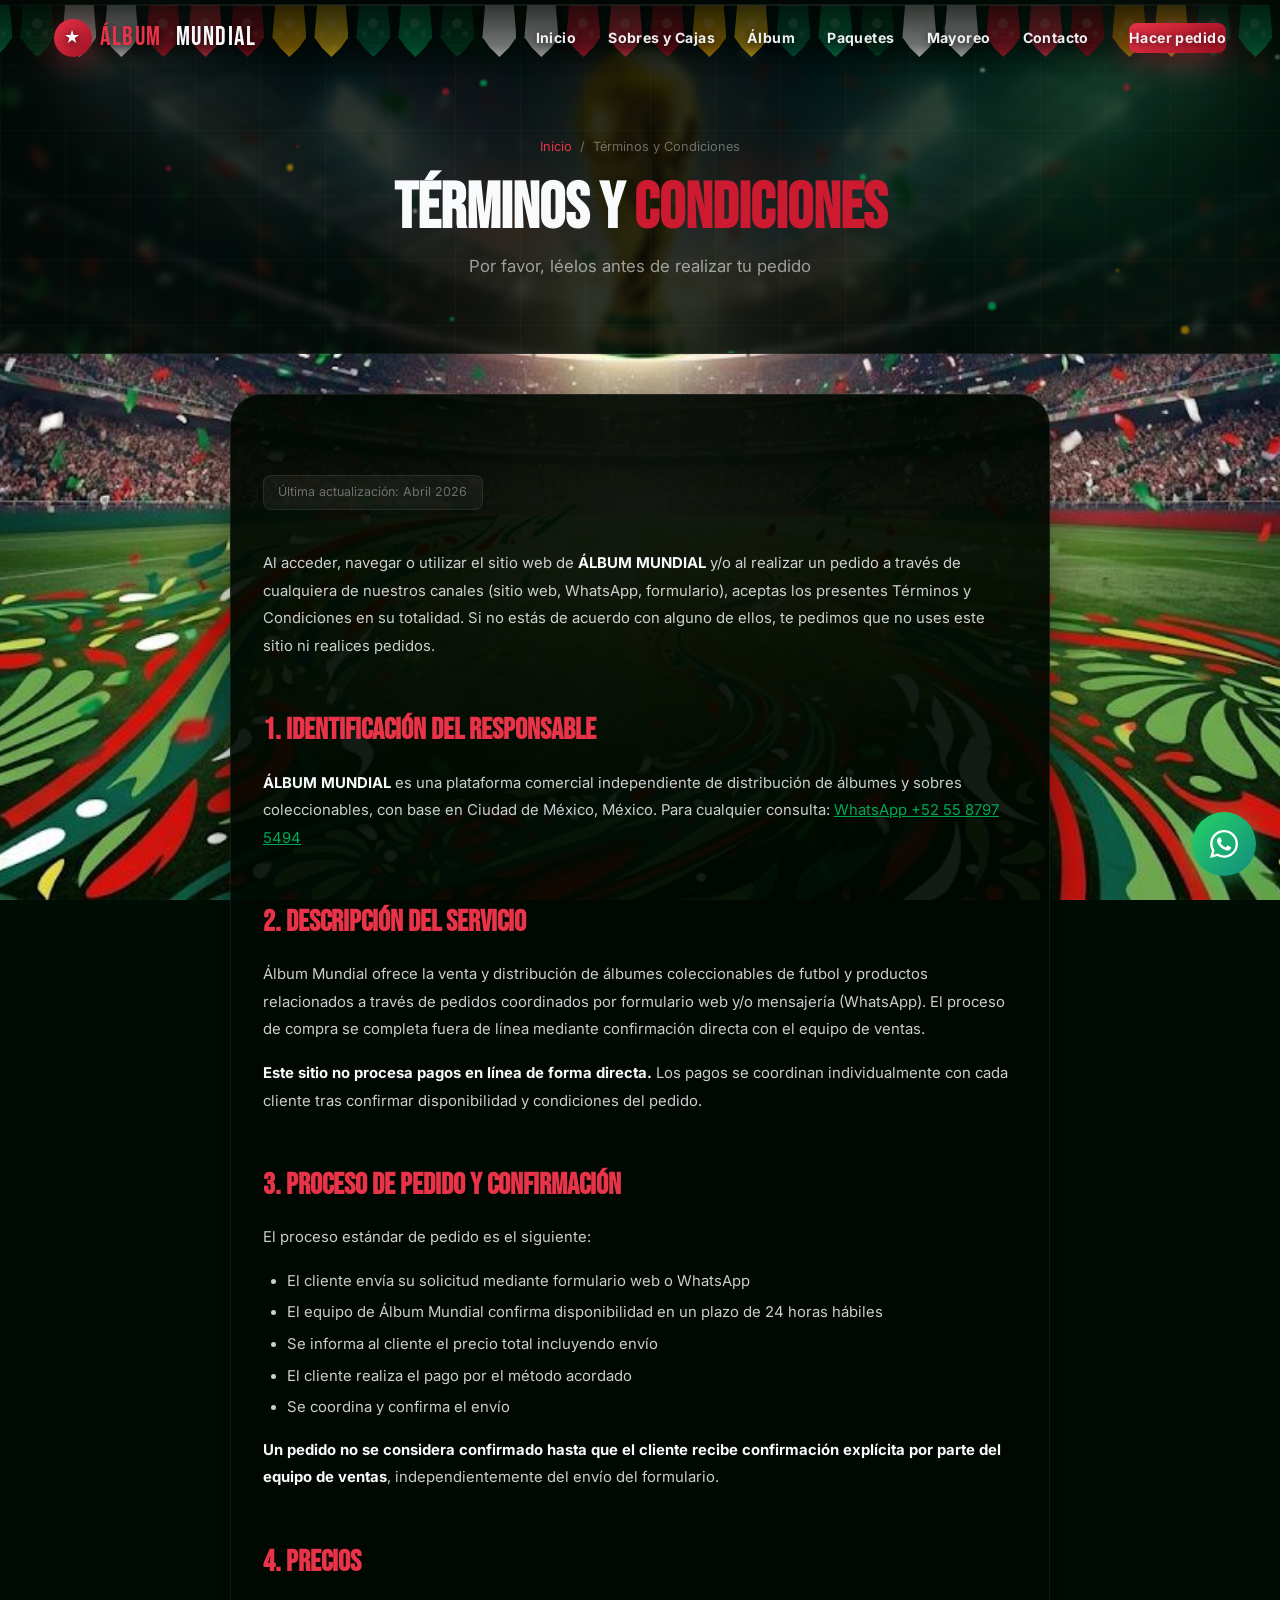
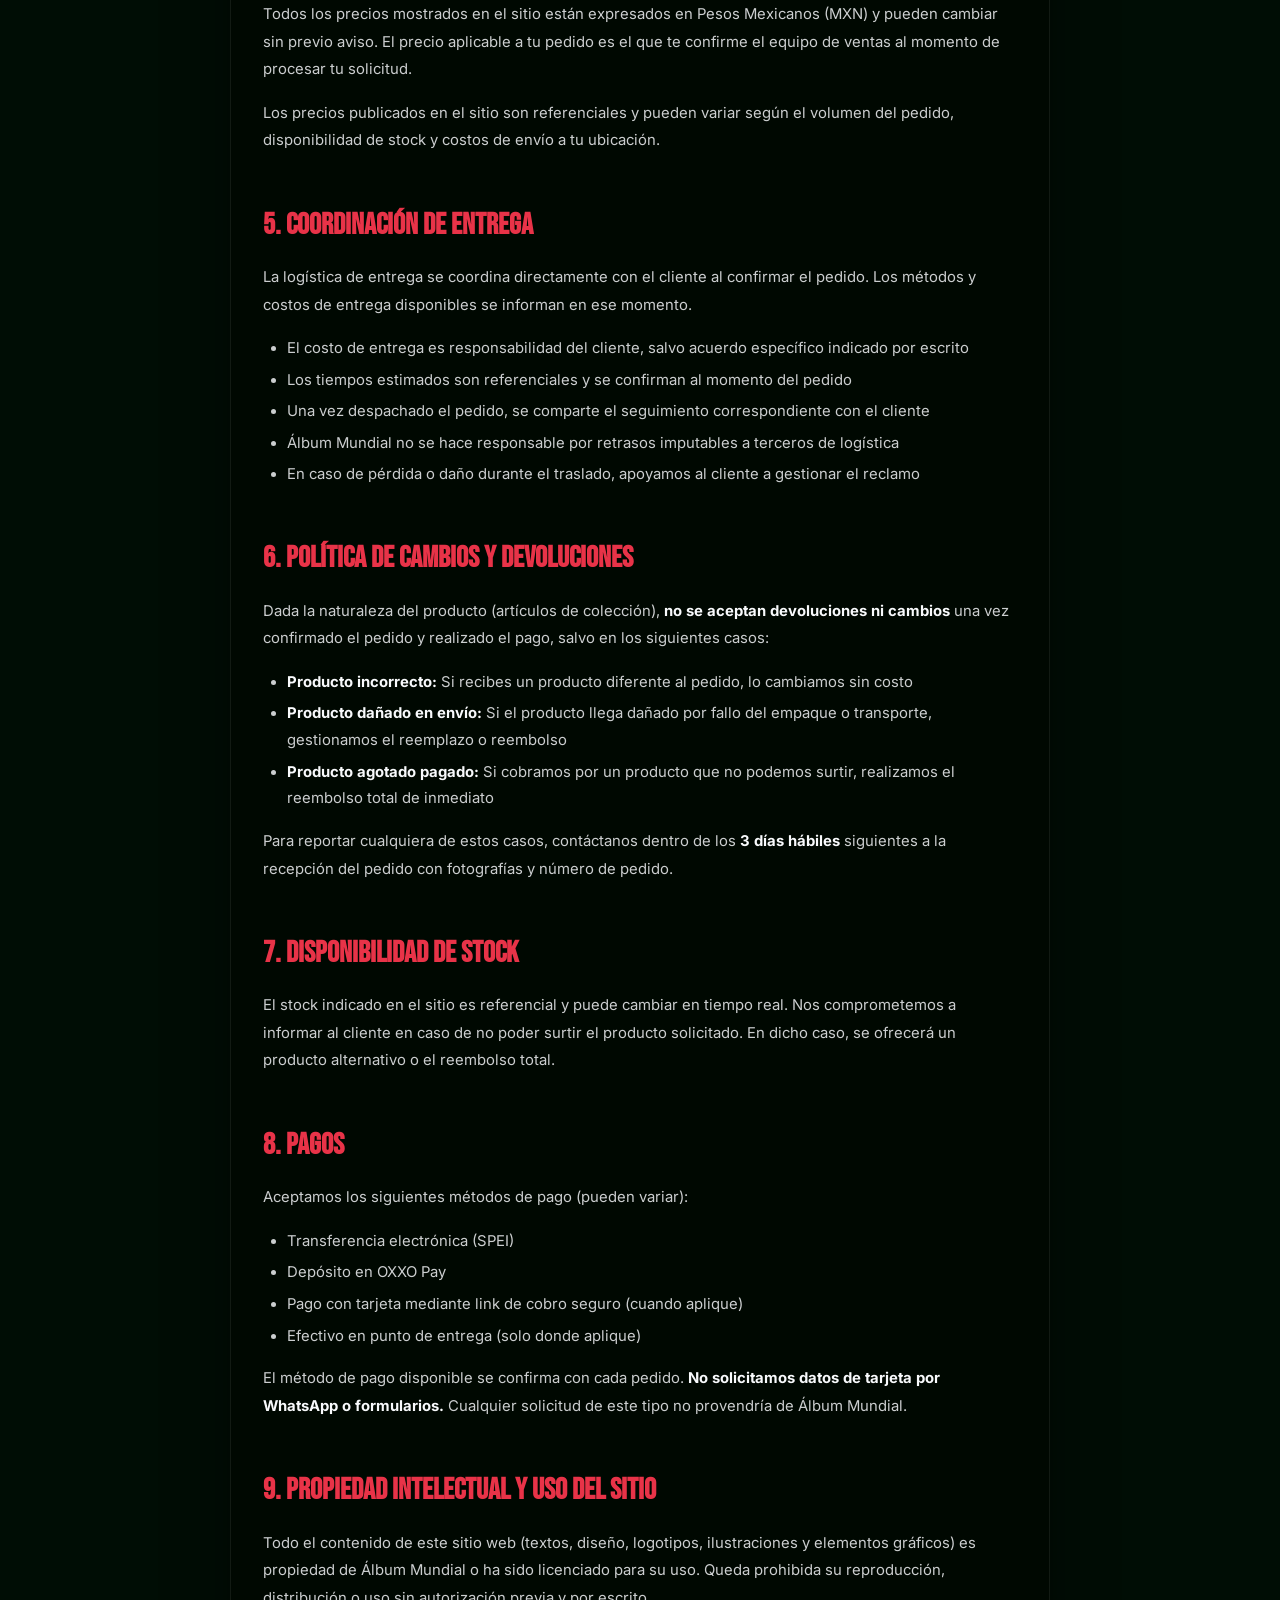
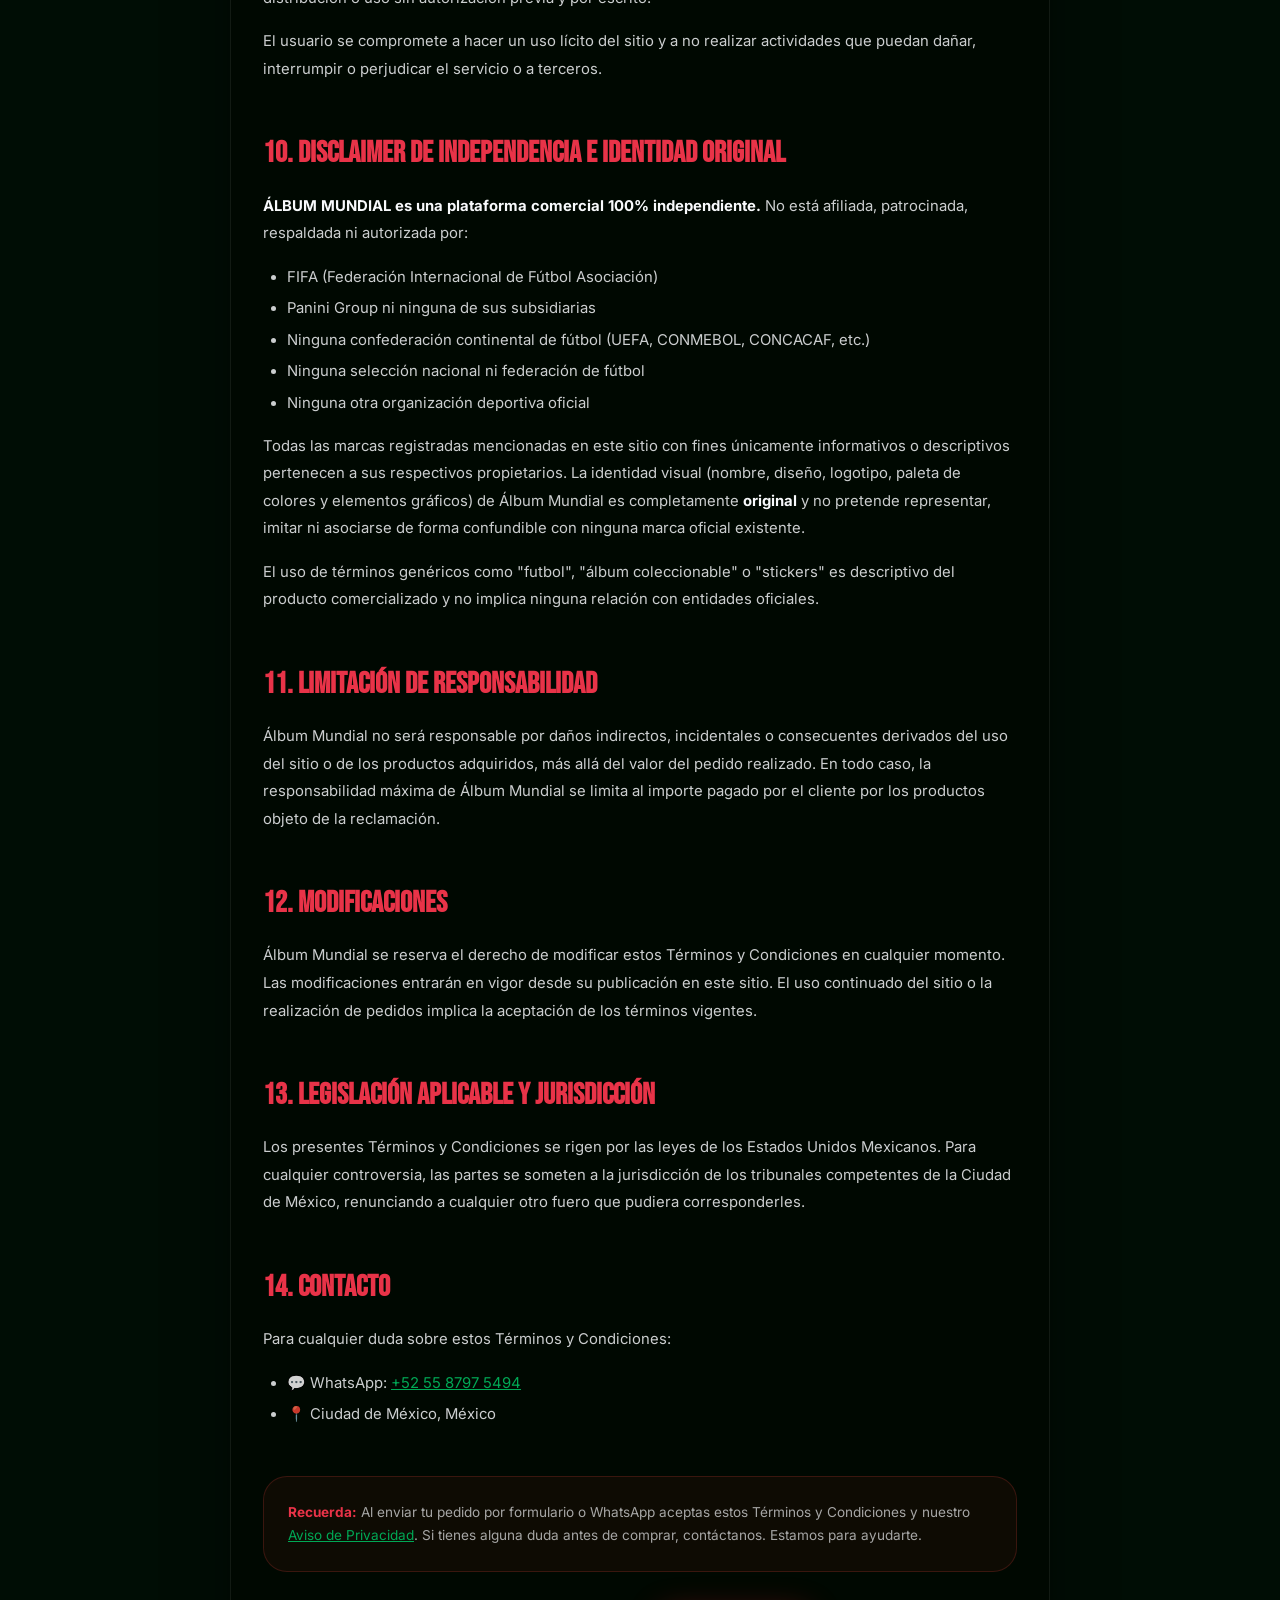
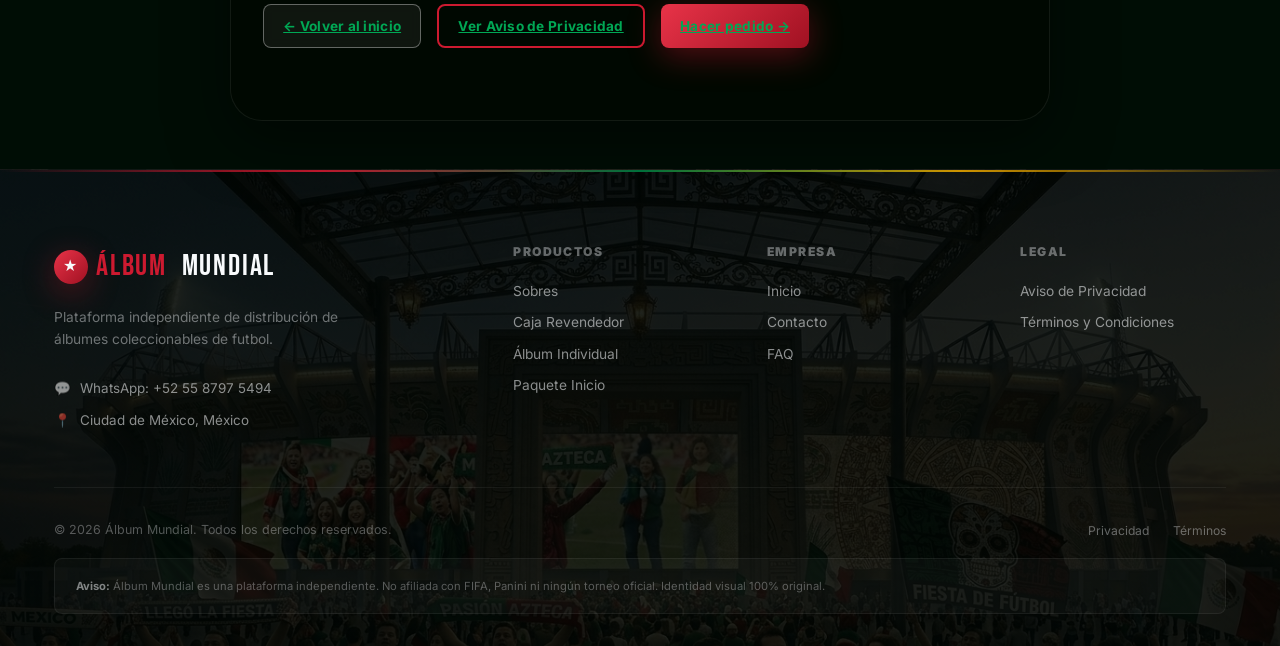
<file: terminos.html>
<!DOCTYPE html>
<html lang="es">
<head>
  <meta charset="UTF-8" />
  <meta name="viewport" content="width=device-width, initial-scale=1.0" />
  <title>Términos y Condiciones — Álbum Mundial</title>
  <meta name="description" content="Términos y Condiciones de uso y compra en Álbum Mundial. Lee antes de realizar tu pedido.">
  <meta property="og:title" content="Términos y Condiciones — Álbum Mundial" />
  <meta property="og:description" content="Términos y Condiciones de uso y compra en Álbum Mundial. Lee antes de realizar tu pedido." />
  <meta property="og:type" content="website" />
  <meta property="og:url" content="https://albumundial.com/terminos.html" />
  <meta property="og:image" content="https://albumundial.com/PRODUCTOS%20SIN%20FONDO/%C3%81LBUM%20PASTA%20DURA.png" />
  <meta property="og:image:width" content="1200" />
  <meta property="og:image:height" content="630" />
  <link rel="icon" href="data:image/svg+xml,<svg xmlns='http://www.w3.org/2000/svg' viewBox='0 0 100 100'><text y='.9em' font-size='90'>⚽</text></svg>">
  <link rel="preconnect" href="https://fonts.googleapis.com">
  <link rel="preconnect" href="https://fonts.gstatic.com" crossorigin>
  <link href="https://fonts.googleapis.com/css2?family=Bebas+Neue&family=Inter:wght@300;400;500;600;700;800;900&display=swap" rel="stylesheet">
  <link rel="stylesheet" href="css/styles.css">
</head>
<body>

<!-- NAVBAR -->
<nav class="navbar" role="navigation" aria-label="Navegación principal">
  <div class="container">
    <a href="index.html" class="nav-logo">
      <div class="logo-icon" aria-hidden="true">★</div>
      <span class="brand-highlight">ÁLBUM</span>&nbsp;MUNDIAL
    </a>
    <ul class="nav-links" id="navLinks">
      <li><a href="index.html">Inicio</a></li>
      <li><a href="productos.html#sobres">Sobres y Cajas</a></li>
      <li><a href="productos.html#album">Álbum</a></li>
      <li><a href="productos.html#paquetes">Paquetes</a></li>
      <li><a href="mayoreo.html">Mayoreo</a></li>
      <li><a href="contacto.html">Contacto</a></li>
      <li class="nav-cta"><a href="index.html#pedido" class="btn btn-primary btn-sm">Hacer pedido</a></li>
    </ul>
    <button class="nav-toggle" id="navToggle" aria-label="Menú" aria-expanded="false">
      <span></span><span></span><span></span>
    </button>
  </div>
</nav>

<!-- PAGE HEADER -->
<header class="page-header">
  <div class="papel-picado-wrap" aria-hidden="true" id="papelPicado"></div>
  <div class="container">
    <div class="breadcrumb">
      <a href="index.html">Inicio</a> / <span>Términos y Condiciones</span>
    </div>
    <h1 class="page-header-title">Términos y <span style="color:var(--coral)">Condiciones</span></h1>
    <p class="page-header-sub">Por favor, léelos antes de realizar tu pedido</p>
  </div>
</header>

<!-- CONTENIDO -->
<main>
  <div class="legal-content">
    <span class="legal-date">Última actualización: Abril 2026</span>

    <p>
      Al acceder, navegar o utilizar el sitio web de <strong>ÁLBUM MUNDIAL</strong> y/o al realizar un pedido a través de cualquiera de nuestros canales (sitio web, WhatsApp, formulario), aceptas los presentes Términos y Condiciones en su totalidad. Si no estás de acuerdo con alguno de ellos, te pedimos que no uses este sitio ni realices pedidos.
    </p>

    <h2>1. Identificación del responsable</h2>
    <p>
      <strong>ÁLBUM MUNDIAL</strong> es una plataforma comercial independiente de distribución de álbumes y sobres coleccionables, con base en Ciudad de México, México. Para cualquier consulta: <a href="https://wa.me/525587975494" target="_blank" rel="noopener noreferrer">WhatsApp +52 55 8797 5494</a>
    </p>

    <h2>2. Descripción del servicio</h2>
    <p>
      Álbum Mundial ofrece la venta y distribución de álbumes coleccionables de futbol y productos relacionados a través de pedidos coordinados por formulario web y/o mensajería (WhatsApp). El proceso de compra se completa fuera de línea mediante confirmación directa con el equipo de ventas.
    </p>
    <p>
      <strong>Este sitio no procesa pagos en línea de forma directa.</strong> Los pagos se coordinan individualmente con cada cliente tras confirmar disponibilidad y condiciones del pedido.
    </p>

    <h2>3. Proceso de pedido y confirmación</h2>
    <p>El proceso estándar de pedido es el siguiente:</p>
    <ul>
      <li>El cliente envía su solicitud mediante formulario web o WhatsApp</li>
      <li>El equipo de Álbum Mundial confirma disponibilidad en un plazo de 24 horas hábiles</li>
      <li>Se informa al cliente el precio total incluyendo envío</li>
      <li>El cliente realiza el pago por el método acordado</li>
      <li>Se coordina y confirma el envío</li>
    </ul>
    <p>
      <strong>Un pedido no se considera confirmado hasta que el cliente recibe confirmación explícita por parte del equipo de ventas</strong>, independientemente del envío del formulario.
    </p>

    <h2>4. Precios</h2>
    <p>
      Todos los precios mostrados en el sitio están expresados en Pesos Mexicanos (MXN) y pueden cambiar sin previo aviso. El precio aplicable a tu pedido es el que te confirme el equipo de ventas al momento de procesar tu solicitud.
    </p>
    <p>
      Los precios publicados en el sitio son referenciales y pueden variar según el volumen del pedido, disponibilidad de stock y costos de envío a tu ubicación.
    </p>

    <h2 id="envios">5. Coordinación de entrega</h2>
    <p>
      La logística de entrega se coordina directamente con el cliente al confirmar el pedido. Los métodos y costos de entrega disponibles se informan en ese momento.
    </p>
    <ul>
      <li>El costo de entrega es responsabilidad del cliente, salvo acuerdo específico indicado por escrito</li>
      <li>Los tiempos estimados son referenciales y se confirman al momento del pedido</li>
      <li>Una vez despachado el pedido, se comparte el seguimiento correspondiente con el cliente</li>
      <li>Álbum Mundial no se hace responsable por retrasos imputables a terceros de logística</li>
      <li>En caso de pérdida o daño durante el traslado, apoyamos al cliente a gestionar el reclamo</li>
    </ul>

    <h2>6. Política de cambios y devoluciones</h2>
    <p>
      Dada la naturaleza del producto (artículos de colección), <strong>no se aceptan devoluciones ni cambios</strong> una vez confirmado el pedido y realizado el pago, salvo en los siguientes casos:
    </p>
    <ul>
      <li><strong>Producto incorrecto:</strong> Si recibes un producto diferente al pedido, lo cambiamos sin costo</li>
      <li><strong>Producto dañado en envío:</strong> Si el producto llega dañado por fallo del empaque o transporte, gestionamos el reemplazo o reembolso</li>
      <li><strong>Producto agotado pagado:</strong> Si cobramos por un producto que no podemos surtir, realizamos el reembolso total de inmediato</li>
    </ul>
    <p>
      Para reportar cualquiera de estos casos, contáctanos dentro de los <strong>3 días hábiles</strong> siguientes a la recepción del pedido con fotografías y número de pedido.
    </p>

    <h2>7. Disponibilidad de stock</h2>
    <p>
      El stock indicado en el sitio es referencial y puede cambiar en tiempo real. Nos comprometemos a informar al cliente en caso de no poder surtir el producto solicitado. En dicho caso, se ofrecerá un producto alternativo o el reembolso total.
    </p>

    <h2>8. Pagos</h2>
    <p>Aceptamos los siguientes métodos de pago (pueden variar):</p>
    <ul>
      <li>Transferencia electrónica (SPEI)</li>
      <li>Depósito en OXXO Pay</li>
      <li>Pago con tarjeta mediante link de cobro seguro (cuando aplique)</li>
      <li>Efectivo en punto de entrega (solo donde aplique)</li>
    </ul>
    <p>
      El método de pago disponible se confirma con cada pedido. <strong>No solicitamos datos de tarjeta por WhatsApp o formularios.</strong> Cualquier solicitud de este tipo no provendría de Álbum Mundial.
    </p>

    <h2>9. Propiedad intelectual y uso del sitio</h2>
    <p>
      Todo el contenido de este sitio web (textos, diseño, logotipos, ilustraciones y elementos gráficos) es propiedad de Álbum Mundial o ha sido licenciado para su uso. Queda prohibida su reproducción, distribución o uso sin autorización previa y por escrito.
    </p>
    <p>
      El usuario se compromete a hacer un uso lícito del sitio y a no realizar actividades que puedan dañar, interrumpir o perjudicar el servicio o a terceros.
    </p>

    <h2>10. Disclaimer de independencia e identidad original</h2>
    <p>
      <strong>ÁLBUM MUNDIAL es una plataforma comercial 100% independiente.</strong> No está afiliada, patrocinada, respaldada ni autorizada por:
    </p>
    <ul>
      <li>FIFA (Federación Internacional de Fútbol Asociación)</li>
      <li>Panini Group ni ninguna de sus subsidiarias</li>
      <li>Ninguna confederación continental de fútbol (UEFA, CONMEBOL, CONCACAF, etc.)</li>
      <li>Ninguna selección nacional ni federación de fútbol</li>
      <li>Ninguna otra organización deportiva oficial</li>
    </ul>
    <p>
      Todas las marcas registradas mencionadas en este sitio con fines únicamente informativos o descriptivos pertenecen a sus respectivos propietarios. La identidad visual (nombre, diseño, logotipo, paleta de colores y elementos gráficos) de Álbum Mundial es completamente <strong>original</strong> y no pretende representar, imitar ni asociarse de forma confundible con ninguna marca oficial existente.
    </p>
    <p>
      El uso de términos genéricos como "futbol", "álbum coleccionable" o "stickers" es descriptivo del producto comercializado y no implica ninguna relación con entidades oficiales.
    </p>

    <h2>11. Limitación de responsabilidad</h2>
    <p>
      Álbum Mundial no será responsable por daños indirectos, incidentales o consecuentes derivados del uso del sitio o de los productos adquiridos, más allá del valor del pedido realizado. En todo caso, la responsabilidad máxima de Álbum Mundial se limita al importe pagado por el cliente por los productos objeto de la reclamación.
    </p>

    <h2>12. Modificaciones</h2>
    <p>
      Álbum Mundial se reserva el derecho de modificar estos Términos y Condiciones en cualquier momento. Las modificaciones entrarán en vigor desde su publicación en este sitio. El uso continuado del sitio o la realización de pedidos implica la aceptación de los términos vigentes.
    </p>

    <h2>13. Legislación aplicable y jurisdicción</h2>
    <p>
      Los presentes Términos y Condiciones se rigen por las leyes de los Estados Unidos Mexicanos. Para cualquier controversia, las partes se someten a la jurisdicción de los tribunales competentes de la Ciudad de México, renunciando a cualquier otro fuero que pudiera corresponderles.
    </p>

    <h2>14. Contacto</h2>
    <p>
      Para cualquier duda sobre estos Términos y Condiciones:
    </p>
    <ul>
      <li>💬 WhatsApp: <a href="https://wa.me/525587975494" target="_blank" rel="noopener noreferrer">+52 55 8797 5494</a></li>
      <li>📍 Ciudad de México, México</li>
    </ul>

    <div style="margin-top:3rem; padding:1.5rem; background:rgba(232,71,63,.06); border:1px solid rgba(232,71,63,.2); border-radius:var(--radius-xl);">
      <p style="font-size:.85rem; color:rgba(248,250,252,.65); margin:0; line-height:1.7;">
        <strong style="color:var(--coral-light);">Recuerda:</strong> Al enviar tu pedido por formulario o WhatsApp aceptas estos Términos y Condiciones y nuestro <a href="privacidad.html" style="color:var(--turq-light)">Aviso de Privacidad</a>. Si tienes alguna duda antes de comprar, contáctanos. Estamos para ayudarte.
      </p>
    </div>

    <div style="margin-top:2rem; display:flex; gap:1rem; flex-wrap:wrap;">
      <a href="index.html" class="btn btn-secondary btn-sm">← Volver al inicio</a>
      <a href="privacidad.html" class="btn btn-outline-coral btn-sm">Ver Aviso de Privacidad</a>
      <a href="index.html#pedido" class="btn btn-primary btn-sm">Hacer pedido →</a>
    </div>
  </div>
</main>

<!-- FOOTER -->
<footer class="footer">
  <div class="container">
    <div class="footer-grid">
      <div class="footer-brand">
        <div class="footer-logo"><div class="logo-icon">★</div><span style="color:var(--coral)">ÁLBUM</span>&nbsp;MUNDIAL</div>
        <p class="footer-tagline">Plataforma independiente de distribución de álbumes coleccionables de futbol.</p>
        <nav class="footer-contact-items">
          <a class="footer-contact-item" href="https://wa.me/525587975494" target="_blank" rel="noopener noreferrer"><span>💬</span> WhatsApp: +52 55 8797 5494</a>
          <span class="footer-contact-item"><span>📍</span> Ciudad de México, México</span>
        </nav>
      </div>
      <div class="footer-col">
        <h5>Productos</h5>
        <nav class="footer-links">
          <a href="productos.html#sobres">Sobres</a>
          <a href="productos.html#sobres">Caja Revendedor</a>
          <a href="productos.html#album">Álbum Individual</a>
          <a href="productos.html#paquetes">Paquete Inicio</a>
        </nav>
      </div>
      <div class="footer-col">
        <h5>Empresa</h5>
        <nav class="footer-links">
          <a href="index.html">Inicio</a>
          <a href="contacto.html">Contacto</a>
          <a href="index.html#faq">FAQ</a>
        </nav>
      </div>
      <div class="footer-col">
        <h5>Legal</h5>
        <nav class="footer-links">
          <a href="privacidad.html">Aviso de Privacidad</a>
          <a href="terminos.html">Términos y Condiciones</a>
        </nav>
      </div>
    </div>
    <div class="footer-bottom">
      <div class="footer-bottom-row">
        <p class="footer-copy">© 2026 Álbum Mundial. Todos los derechos reservados.</p>
        <nav class="footer-legal-links">
          <a href="privacidad.html">Privacidad</a>
          <a href="terminos.html">Términos</a>
        </nav>
      </div>
      <div class="footer-disclaimer">
        <strong>Aviso:</strong> Álbum Mundial es una plataforma independiente. No afiliada con FIFA, Panini ni ningún torneo oficial. Identidad visual 100% original.
      </div>
    </div>
  </div>
</footer>

<a href="#" class="whatsapp-float" aria-label="Contactar por WhatsApp">
  <svg width="28" height="28" viewBox="0 0 24 24" fill="white"><path d="M17.472 14.382c-.297-.149-1.758-.867-2.03-.967-.273-.099-.471-.148-.67.15-.197.297-.767.966-.94 1.164-.173.199-.347.223-.644.075-.297-.15-1.255-.463-2.39-1.475-.883-.788-1.48-1.761-1.653-2.059-.173-.297-.018-.458.13-.606.134-.133.298-.347.446-.52.149-.174.198-.298.298-.497.099-.198.05-.371-.025-.52-.075-.149-.669-1.612-.916-2.207-.242-.579-.487-.5-.669-.51-.173-.008-.371-.01-.57-.01-.198 0-.52.074-.792.372-.272.297-1.04 1.016-1.04 2.479 0 1.462 1.065 2.875 1.213 3.074.149.198 2.096 3.2 5.077 4.487.709.306 1.262.489 1.694.625.712.227 1.36.195 1.871.118.571-.085 1.758-.719 2.006-1.413.248-.694.248-1.289.173-1.413-.074-.124-.272-.198-.57-.347m-5.421 7.403h-.004a9.87 9.87 0 01-5.031-1.378l-.361-.214-3.741.982.998-3.648-.235-.374a9.86 9.86 0 01-1.51-5.26c.001-5.45 4.436-9.884 9.888-9.884 2.64 0 5.122 1.03 6.988 2.898a9.825 9.825 0 012.893 6.994c-.003 5.45-4.437 9.884-9.885 9.884m8.413-18.297A11.815 11.815 0 0012.05 0C5.495 0 .16 5.335.157 11.892c0 2.096.547 4.142 1.588 5.945L.057 24l6.305-1.654a11.882 11.882 0 005.683 1.448h.005c6.554 0 11.89-5.335 11.893-11.893a11.821 11.821 0 00-3.48-8.413z"/></svg>
  <span class="whatsapp-float-tooltip">Contactar por WhatsApp</span>
</a>
<script src="js/main.js"></script>
</body>
</html>
</file>
<file: css/styles.css>
/* ============================================================
   ÁLBUM MUNDIAL — MAIN STYLESHEET v2
   Paleta original vibrante · Mobile-first · Premium
   ============================================================ */

@import url('https://fonts.googleapis.com/css2?family=Bebas+Neue&family=Inter:wght@300;400;500;600;700;800;900&display=swap');

/* ─── VARIABLES — Paleta Mundial ─────────────────────────── */
:root {
  /* Rojo mundial */
  --coral:        #CC1A30;
  --coral-dark:   #A01122;
  --coral-light:  #E83348;
  /* Verde México */
  --turquoise:    #007A40;
  --turq-dark:    #004D25;
  --turq-light:   #00A855;
  /* Verde noche profundo — estilo estadio México */
  --night:        #000D05;
  --night-mid:    #001608;
  --night-soft:   #002410;
  /* Dorado trofeo */
  --gold:         #E0A000;
  --gold-light:   #F5C418;
  --gold-pale:    #FEE878;
  --white:        #F8FAFC;
  --gray-light:   #EEF2F7;
  --gray:         #8898AA;
  --gray-dark:    #4A5568;
  --purple:       #5B21A8;
  --purple-light: #8B5CF6;

  --font-display: 'Bebas Neue', 'Impact', sans-serif;
  --font-body:    'Inter', sans-serif;

  --section-py:   5.5rem;
  --radius:       1rem;
  --radius-sm:    0.5rem;
  --radius-lg:    1.25rem;
  --radius-xl:    1.5rem;
  --radius-2xl:   2rem;

  --shadow-sm:    0 2px 8px rgba(0,13,5,0.35);
  --shadow-md:    0 8px 32px rgba(0,13,5,0.5);
  --shadow-lg:    0 20px 60px rgba(0,13,5,0.65);
  --shadow-coral: 0 8px 32px rgba(204,26,48,0.4);
  --shadow-turq:  0 8px 32px rgba(0,122,64,0.4);
  --shadow-gold:  0 8px 32px rgba(224,160,0,0.4);

  --transition:   0.3s cubic-bezier(0.25,0.46,0.45,0.94);
  --transition-slow: 0.6s cubic-bezier(0.25,0.46,0.45,0.94);
}

/* ─── RESET ──────────────────────────────────────────────── */
*,*::before,*::after { box-sizing:border-box; margin:0; padding:0; }
html { scroll-behavior:smooth; font-size:16px; }
body {
  font-family: var(--font-body);
  background: url('../FONDOS/FONDO%20PRINCIPAL.jpeg') center top / cover fixed no-repeat;
  background-color: var(--night);
  color: var(--white);
  line-height: 1.65;
  overflow-x: hidden;
  -webkit-font-smoothing: antialiased;
}
img { max-width:100%; height:auto; display:block; }
a   { text-decoration:none; color:inherit; }
ul  { list-style:none; }
input,select,textarea,button { font-family:var(--font-body); }

/* ─── UTILITIES ──────────────────────────────────────────── */
.container   { width:100%; max-width:1220px; margin:0 auto; padding:0 1.5rem; }
.section-py  { padding:var(--section-py) 0; }
.text-center { text-align:center; }
.text-coral  { color:var(--coral); }
.text-gold   { color:var(--gold); }
.text-turq   { color:var(--turquoise); }

/* ─── BADGES ─────────────────────────────────────────────── */
.badge {
  display: inline-flex;
  align-items: center;
  gap: 0.3rem;
  padding: 0.28rem 0.85rem;
  border-radius: 999px;
  font-size: 0.7rem;
  font-weight: 800;
  letter-spacing: 0.06em;
  text-transform: uppercase;
}
.badge-coral  { background:linear-gradient(135deg,var(--coral),var(--coral-dark)); color:#fff; box-shadow:0 2px 12px rgba(204,26,48,0.4); }
.badge-gold   { background:linear-gradient(135deg,var(--gold-light),var(--gold));  color:var(--night); box-shadow:0 2px 12px rgba(224,160,0,0.4); }
.badge-turq   { background:linear-gradient(135deg,var(--turq-light),var(--turquoise)); color:#fff; box-shadow:0 2px 12px rgba(0,122,64,0.4); }
.badge-purple { background:linear-gradient(135deg,var(--purple-light),var(--purple)); color:#fff; }

/* ─── SCROLL REVEAL ──────────────────────────────────────── */
.reveal        { opacity:0; transform:translateY(44px); transition:opacity 0.75s ease,transform 0.75s ease; }
.reveal-left   { opacity:0; transform:translateX(-50px); transition:opacity 0.75s ease,transform 0.75s ease; }
.reveal-right  { opacity:0; transform:translateX(50px);  transition:opacity 0.75s ease,transform 0.75s ease; }
.reveal.visible,.reveal-left.visible,.reveal-right.visible { opacity:1; transform:none; }
.delay-1 { transition-delay:.1s!important; }
.delay-2 { transition-delay:.2s!important; }
.delay-3 { transition-delay:.3s!important; }
.delay-4 { transition-delay:.4s!important; }
.delay-5 { transition-delay:.5s!important; }
.delay-6 { transition-delay:.6s!important; }

/* ─── BUTTONS ────────────────────────────────────────────── */
.btn {
  display: inline-flex;
  align-items: center;
  justify-content: center;
  gap: .5rem;
  padding: .9rem 2rem;
  border: none;
  border-radius: var(--radius);
  font-size: 1rem;
  font-weight: 700;
  cursor: pointer;
  transition: var(--transition);
  position: relative;
  overflow: hidden;
  white-space: nowrap;
  letter-spacing: .02em;
  text-align: center;
}
.btn::after {
  content:'';
  position:absolute; inset:0;
  background:rgba(255,255,255,.13);
  opacity:0;
  transition:opacity .2s;
}
.btn:hover::after { opacity:1; }
.btn:active       { transform:scale(.97); }

.btn-primary {
  background: linear-gradient(135deg, var(--coral-light), var(--coral-dark));
  color:#fff;
  box-shadow: var(--shadow-coral);
}
.btn-primary:hover { transform:translateY(-3px); box-shadow:0 12px 36px rgba(204,26,48,.55); }

.btn-secondary {
  background: rgba(255,255,255,.06);
  color:var(--white);
  border: 1.5px solid rgba(255,255,255,.35);
  backdrop-filter:blur(6px);
}
.btn-secondary:hover { border-color:var(--white); background:rgba(255,255,255,.12); transform:translateY(-2px); }

.btn-turq {
  background: linear-gradient(135deg, var(--turq-light), var(--turq-dark));
  color:#fff;
  box-shadow: var(--shadow-turq);
}
.btn-turq:hover { transform:translateY(-3px); box-shadow:0 12px 36px rgba(0,122,64,.55); }

.btn-gold {
  background: linear-gradient(135deg, var(--gold-pale), var(--gold));
  color:var(--night);
  box-shadow: var(--shadow-gold);
  font-weight:900;
}
.btn-gold:hover { transform:translateY(-3px); box-shadow:0 12px 36px rgba(224,160,0,.55); }

.btn-whatsapp {
  background: linear-gradient(135deg,#25D366,#128C7E);
  color:#fff;
  box-shadow:0 4px 20px rgba(37,211,102,.4);
}
.btn-whatsapp:hover { transform:translateY(-3px); box-shadow:0 12px 36px rgba(37,211,102,.55); }

.btn-outline-coral {
  background: transparent;
  color: var(--coral-light);
  border: 2px solid var(--coral);
}
.btn-outline-coral:hover { background: var(--coral); color:#fff; transform:translateY(-2px); }

.btn-lg   { padding:1.1rem 2.4rem; font-size:1.08rem; border-radius:var(--radius-xl); }
.btn-sm   { padding:.55rem 1.2rem; font-size:.85rem; border-radius:var(--radius-sm); }
.btn-full { width:100%; }

/* ─── SECTION HEADINGS ───────────────────────────────────── */
.section-label {
  display:inline-block;
  font-size:.75rem;
  font-weight:800;
  letter-spacing:.18em;
  text-transform:uppercase;
  color:var(--coral-light);
  margin-bottom:.65rem;
  position:relative;
  padding-left:1.2rem;
}
.section-label::before {
  content:'';
  position:absolute;
  left:0; top:50%;
  transform:translateY(-50%);
  width:8px; height:8px;
  background:var(--coral);
  border-radius:2px;
  transform:translateY(-50%) rotate(45deg);
}
.section-title {
  font-family: var(--font-display);
  font-size: clamp(2.4rem, 5vw, 3.8rem);
  line-height: 1.02;
  letter-spacing: .03em;
  color: var(--white);
}
.section-title span  { color:var(--coral); }
.section-title .gold { color:var(--gold); }
.section-title .turq { color:var(--turquoise); }
.section-sub {
  font-size:1.05rem;
  color:rgba(248,250,252,.65);
  max-width:580px;
  margin:.9rem auto 0;
  line-height:1.7;
}
.section-header { margin-bottom:3rem; }

/* Divider line -->
.section-divider {
  height:1px;
  background:linear-gradient(90deg,transparent,rgba(255,255,255,.08),transparent);
  margin:0;
}

/* ─── PROMO BAR ──────────────────────────────────────────── */
.promo-bar {
  background: linear-gradient(90deg, var(--night-mid) 0%, var(--turq-dark) 50%, var(--night-mid) 100%);
  padding: .65rem 1rem;
  text-align: center;
  position: relative;
  z-index: 1001;
  overflow: hidden;
}
.promo-bar::before {
  content:'';
  position:absolute; inset:0;
  background:linear-gradient(90deg,transparent 0%,rgba(255,255,255,.15) 50%,transparent 100%);
  animation:shimmerBar 3s linear infinite;
}
.promo-bar-text {
  font-size:.82rem;
  font-weight:800;
  letter-spacing:.06em;
  color:#fff;
  display:flex;
  align-items:center;
  justify-content:center;
  gap:.9rem;
  flex-wrap:wrap;
  position:relative;
  z-index:1;
}
.promo-dot { width:5px; height:5px; background:#fff; border-radius:50%; opacity:.7; }

/* ─── NAVBAR ─────────────────────────────────────────────── */
.navbar {
  position:fixed;
  top:0; left:0; right:0;
  z-index:1000;
  padding:1rem 0;
  background: linear-gradient(180deg, rgba(0,6,2,.82) 0%, rgba(0,6,2,.50) 60%, transparent 100%);
  transition:background .4s,padding .4s,box-shadow .4s;
}
.navbar.scrolled {
  background: rgba(0,10,3,.94);
  backdrop-filter: blur(24px);
  -webkit-backdrop-filter: blur(24px);
  padding:.65rem 0;
  box-shadow:0 4px 40px rgba(0,0,0,.6);
  border-bottom:1px solid rgba(255,255,255,.08);
}
.navbar .container { display:flex; align-items:center; justify-content:space-between; gap:1rem; }

.nav-logo {
  font-family:var(--font-display);
  font-size:1.65rem;
  letter-spacing:.06em;
  color:var(--white);
  display:flex; align-items:center; gap:.5rem;
  transition:opacity .2s;
  text-shadow: 0 1px 8px rgba(0,0,0,.8);
}
.nav-logo:hover { opacity:.88; }
.logo-icon {
  width:38px; height:38px;
  background:linear-gradient(135deg,var(--coral-light),var(--coral-dark));
  border-radius:50%;
  display:flex; align-items:center; justify-content:center;
  font-size:1.1rem;
  flex-shrink:0;
  box-shadow:var(--shadow-coral);
}
.nav-logo .brand-highlight { color:var(--coral-light); }

.nav-links { display:flex; align-items:center; gap:2rem; }
.nav-links a {
  font-size:.88rem;
  font-weight:700;
  color:rgba(248,250,252,.95);
  letter-spacing:.03em;
  transition:color .2s;
  position:relative;
  padding:.2rem 0;
  text-shadow: 0 1px 8px rgba(0,0,0,.8);
}
.nav-links a::after {
  content:'';
  position:absolute;
  bottom:-2px; left:0; right:0;
  height:2px;
  background:linear-gradient(90deg,var(--coral),var(--turquoise));
  border-radius:2px;
  transform:scaleX(0);
  transition:transform .25s;
  transform-origin:left;
}
.nav-links a:hover           { color:var(--white); }
.nav-links a:hover::after    { transform:scaleX(1); }
.nav-cta { margin-left:.5rem; }

.nav-toggle {
  display:none;
  background:none; border:none;
  cursor:pointer;
  flex-direction:column; gap:5px;
  padding:4px;
  position:relative;
  z-index:1001;
}
.nav-toggle span { display:block; width:26px; height:2px; background:var(--white); border-radius:2px; transition:var(--transition); }
.nav-toggle.open span:nth-child(1) { transform:translateY(7px) rotate(45deg); }
.nav-toggle.open span:nth-child(2) { opacity:0; transform:scaleX(0); }
.nav-toggle.open span:nth-child(3) { transform:translateY(-7px) rotate(-45deg); }

@media (max-width:900px) {
  .nav-toggle { display:flex; }
  .nav-links {
    position:fixed;
    top:0; left:0; right:0; bottom:0;
    flex-direction:column; justify-content:flex-start;
    background:rgba(0,10,3,.97);
    backdrop-filter:blur(20px);
    -webkit-backdrop-filter:blur(20px);
    gap:1.4rem;
    transform:translateX(100%);
    transition:transform .4s ease;
    z-index:999;
    padding:5.5rem 2rem 2.5rem;
    overflow-y:auto;
    -webkit-overflow-scrolling:touch;
  }
  .nav-links.open  { transform:translateX(0); }
  .nav-links a     { font-size:1.35rem; }
  .nav-cta { margin-top:.6rem; }
  .nav-cta .btn    { width:100%; justify-content:center; font-size:1.1rem; padding:1rem 2rem; }
}

/* ─── HERO ───────────────────────────────────────────────── */
.hero {
  position:relative;
  min-height:100vh;
  display:flex;
  align-items:center;
  overflow:hidden;
  background: transparent;
  padding-top:56px; /* promo bar */
}

/* Fondo de partículas/líneas diagonales */
.hero-bg {
  position:absolute; inset:0;
  overflow:hidden; z-index:0;
}
/* Floodlight derecho — verde estadio */
.hero-bg::before {
  content:'';
  position:absolute;
  top:-20%; right:-10%;
  width:80vw; height:80vw;
  background:radial-gradient(circle,rgba(0,168,85,.30) 0%,rgba(0,122,64,.12) 40%,transparent 70%);
  border-radius:50%;
  animation:pulseBg 7s ease-in-out infinite alternate;
}
/* Floodlight izquierdo — rojo México */
.hero-bg::after {
  content:'';
  position:absolute;
  top:-15%; left:-12%;
  width:65vw; height:65vw;
  background:radial-gradient(circle,rgba(204,26,48,.28) 0%,rgba(204,26,48,.08) 45%,transparent 70%);
  border-radius:50%;
  animation:pulseBg 9s ease-in-out infinite alternate-reverse;
}

/* Grid overlay */
.hero-grid {
  position:absolute; inset:0; z-index:1;
  background-image:
    linear-gradient(rgba(255,255,255,.028) 1px,transparent 1px),
    linear-gradient(90deg,rgba(255,255,255,.028) 1px,transparent 1px);
  background-size:70px 70px;
}

/* Líneas diagonales decorativas */
.hero-lines {
  position:absolute; inset:0; z-index:1; overflow:hidden;
}
.hero-line {
  position:absolute;
  width:1px;
  background:linear-gradient(180deg,transparent,rgba(0,168,85,.3),transparent);
  animation:lineFloat 8s ease-in-out infinite;
}
.hero-line:nth-child(1) { left:15%; height:40%; top:10%; animation-delay:0s; }
.hero-line:nth-child(2) { left:35%; height:30%; top:30%; animation-delay:1.5s; background:linear-gradient(180deg,transparent,rgba(204,26,48,.25),transparent); }
.hero-line:nth-child(3) { left:60%; height:50%; top:5%;  animation-delay:3s; background:linear-gradient(180deg,transparent,rgba(255,255,255,.12),transparent); }
.hero-line:nth-child(4) { left:80%; height:35%; top:20%; animation-delay:4.5s; background:linear-gradient(180deg,transparent,rgba(224,160,0,.25),transparent); }

/* Geo shapes */
.geo-shape {
  position:absolute;
  border-radius:4px;
  animation:floatShape 15s ease-in-out infinite;
}
.geo-shape:nth-child(1) { width:180px; height:180px; top:12%; left:4%; border:2px solid rgba(204,26,48,.08); transform:rotate(15deg); animation-duration:12s; }
.geo-shape:nth-child(2) { width:90px;  height:90px;  top:65%; left:78%; border:2px solid rgba(0,122,64,.1); transform:rotate(45deg); animation-duration:9s; animation-delay:-3s; }
.geo-shape:nth-child(3) { width:130px; height:130px; top:78%; left:12%; border:2px solid rgba(255,255,255,.04); transform:rotate(-20deg); animation-duration:14s; animation-delay:-5s; }
.geo-shape:nth-child(4) { width:60px;  height:60px;  top:28%; right:8%; border:2px solid rgba(224,160,0,.1); transform:rotate(30deg); animation-duration:10s; animation-delay:-7s; }

.hero-gradient {
  position:absolute; inset:0; z-index:2;
  background:linear-gradient(160deg,
    rgba(0,8,2,.78) 0%,
    rgba(0,12,3,.38) 45%,
    rgba(0,8,2,.72) 100%
  );
}
/* Resplandor de cancha — luz verde desde abajo */
.hero-floor-glow {
  position:absolute;
  bottom:0; left:0; right:0;
  height:55%;
  background:radial-gradient(ellipse 90% 60% at 50% 100%, rgba(0,168,85,.22) 0%, rgba(0,100,50,.08) 55%, transparent 80%);
  z-index:2;
  pointer-events:none;
}

.hero .container {
  position:relative; z-index:3;
  display:grid;
  grid-template-columns:1fr 1fr;
  gap:4rem;
  align-items:center;
  padding-top:5rem;
  padding-bottom:4rem;
}

/* Hero Content */
.hero-eyebrow {
  display:inline-flex; align-items:center; gap:.55rem;
  background:rgba(204,26,48,.12);
  border:1px solid rgba(204,26,48,.35);
  border-radius:999px;
  padding:.35rem 1rem;
  font-size:.75rem; font-weight:800;
  letter-spacing:.12em; text-transform:uppercase;
  color:var(--coral-light);
  margin-bottom:1.3rem;
  animation:fadeInDown .8s ease both;
}
.hero-eyebrow .dot {
  width:7px; height:7px;
  background:var(--coral);
  border-radius:50%;
  animation:blink 1.4s ease infinite;
  box-shadow:0 0 8px var(--coral);
}

.hero-title {
  font-family:var(--font-display);
  font-size:clamp(3.2rem,7.5vw,6rem);
  line-height:.95;
  letter-spacing:.03em;
  animation:fadeInUp .9s ease .1s both;
}
.hero-title .t-white { color:var(--white); display:block; }
.hero-title .t-coral { color:var(--coral); display:block; }
.hero-title .t-gold  { color:var(--gold-light); display:block; }
.hero-title .t-turq  { color:var(--turq-light); display:block; }

.hero-sub {
  font-size:1.08rem;
  color:rgba(248,250,252,.7);
  max-width:480px;
  line-height:1.75;
  margin-top:1.3rem;
  animation:fadeInUp .9s ease .2s both;
}

.hero-urgency {
  display:inline-flex; align-items:center; gap:.6rem;
  background:linear-gradient(135deg,rgba(224,160,0,.18),rgba(224,160,0,.06));
  border:1px solid rgba(224,160,0,.45);
  border-radius:var(--radius-sm);
  padding:.55rem 1.1rem;
  font-size:.83rem; font-weight:800;
  color:var(--gold-light);
  margin-top:1.5rem;
  animation:fadeInUp .9s ease .3s both;
}
.urgency-icon { font-size:.9rem; animation:blink 2s ease infinite; }

.hero-actions {
  display:flex; gap:1rem; flex-wrap:wrap;
  margin-top:2.2rem;
  animation:fadeInUp .9s ease .4s both;
}

.hero-stats {
  display:flex; gap:2.5rem;
  margin-top:3rem; padding-top:2rem;
  border-top:1px solid rgba(255,255,255,.08);
  animation:fadeInUp .9s ease .5s both;
}
.stat-item {}
.stat-num {
  font-family:var(--font-display);
  font-size:2.2rem;
  color:var(--coral-light);
  line-height:1;
  text-shadow:0 0 20px rgba(204,26,48,.4);
}
.stat-label {
  font-size:.75rem;
  color:rgba(248,250,252,.45);
  font-weight:700;
  letter-spacing:.06em;
  text-transform:uppercase;
  margin-top:.15rem;
}

/* Hero Visual */
.hero-visual {
  display:flex; align-items:center; justify-content:center;
  animation:fadeInRight 1s ease .3s both;
  position:relative;
}
.hero-card-stack { position:relative; width:300px; height:400px; margin:0 auto; }
.hero-card {
  position:absolute;
  width:230px; height:310px;
  border-radius:var(--radius-2xl);
  display:flex; flex-direction:column; align-items:center; justify-content:center; gap:.9rem;
  box-shadow:var(--shadow-lg);
}
.hero-card:nth-child(1) {
  background:linear-gradient(145deg,var(--night-soft),var(--night-mid));
  border:1px solid rgba(255,255,255,.07);
  left:50%; top:12%;
  transform:translateX(-50%) rotate(9deg);
  animation:floatCard 7s ease-in-out infinite 1s;
}
.hero-card:nth-child(2) {
  background:linear-gradient(145deg,#0A2A15,var(--night-mid));
  border:1px solid rgba(0,168,85,.3);
  left:50%; top:6%;
  transform:translateX(-50%) rotate(-5deg);
  animation:floatCard 7s ease-in-out infinite .5s;
}
.hero-card:nth-child(3) {
  background:linear-gradient(145deg,#2A0A0A,#1A1030);
  border:1px solid rgba(204,26,48,.3);
  left:50%; top:0;
  transform:translateX(-50%) rotate(0deg);
  z-index:3;
  animation:floatCard 7s ease-in-out infinite;
}
.card-star { font-size:2.8rem; line-height:1; filter:drop-shadow(0 0 12px currentColor); }
.card-lines { display:flex; flex-direction:column; gap:7px; width:130px; }
.card-line { height:9px; border-radius:5px; background:rgba(255,255,255,.12); }
.card-line:nth-child(1) { width:100%; }
.card-line:nth-child(2) { width:72%; }
.card-line:nth-child(3) { width:50%; background:rgba(224,160,0,.5); }
.card-number { font-family:var(--font-display); font-size:3.5rem; color:rgba(255,255,255,.07); position:absolute; bottom:10px; right:16px; }
.card-glow { position:absolute; inset:0; border-radius:var(--radius-2xl); background:radial-gradient(circle at 30% 30%,rgba(255,255,255,.05),transparent 60%); }

/* Album cover card */
.hero-card.hero-card-album {
  padding: 0;
  overflow: hidden;
  background: var(--night-mid);
  border: 2px solid rgba(224,160,0,.55) !important;
  box-shadow: 0 0 30px rgba(224,160,0,.25), var(--shadow-lg);
}
.hero-album-cover {
  width: 100%;
  height: 100%;
  object-fit: cover;
  object-position: center top;
  display: block;
  border-radius: var(--radius-2xl);
}

.hero-floating-badge {
  position:absolute;
  border-radius:var(--radius);
  padding:.75rem 1.1rem;
  font-size:.78rem; font-weight:900;
  text-align:center; line-height:1.3;
  box-shadow:var(--shadow-md);
  z-index:10;
  letter-spacing:.03em;
  text-transform:uppercase;
  backdrop-filter:blur(6px);
  -webkit-backdrop-filter:blur(6px);
}
/* Verde México — Edición Especial */
.hfb-gold {
  background:linear-gradient(135deg,#00C563,#007A40);
  color:#fff;
  border:2px solid rgba(0,255,120,.35);
  box-shadow:0 0 20px rgba(0,197,99,.5), var(--shadow-md);
  top:-18px; right:-20px;
  animation:floatBadge 4s ease-in-out infinite .5s;
}
/* Blanco — Mundial 2026 */
.hfb-turq {
  background:linear-gradient(135deg,rgba(255,255,255,.95),rgba(230,238,248,.9));
  color:var(--night);
  border:2px solid rgba(255,255,255,.6);
  box-shadow:0 0 20px rgba(255,255,255,.3), var(--shadow-md);
  bottom:24px; left:-28px;
  animation:floatBadge 5s ease-in-out infinite 1s;
}
/* Rojo México — Stock Limitado */
.hfb-coral {
  background:linear-gradient(135deg,#FF2B45,#CC1A30);
  color:#fff;
  border:2px solid rgba(255,60,80,.4);
  box-shadow:0 0 20px rgba(204,26,48,.55), var(--shadow-md);
  top:38%; right:-32px;
  animation:floatBadge 4.5s ease-in-out infinite 0s;
}

/* Orb detrás del visual */
.hero-orb {
  position:absolute;
  width:360px; height:360px;
  background:radial-gradient(circle,rgba(0,168,85,.2) 0%,rgba(0,122,64,.08) 50%,transparent 70%);
  border-radius:50%;
  top:50%; left:50%; transform:translate(-50%,-50%);
  pointer-events:none; z-index:0;
  animation:pulseBg 5s ease-in-out infinite;
}

@media (max-width:900px) {
  .hero .container { grid-template-columns:1fr; text-align:center; padding-top:7rem; gap:3rem; }
  .hero-sub,.hero-urgency { margin-left:auto; margin-right:auto; }
  .hero-actions { justify-content:center; }
  .hero-stats   { justify-content:center; gap:2rem; }
  .hero-visual  { order:-1; }
  .hero-card-stack { width:240px; height:310px; }
  .hero-card { width:190px; height:260px; }
  .hero-orb { width:240px; height:240px; }
}

/* ─── PRODUCTS ───────────────────────────────────────────── */
.products {
  background:
    linear-gradient(rgba(0,6,2,.42), rgba(0,6,2,.42)),
    url('../FONDOS/FONDO%20ARTICULOS.PNG') center top / cover scroll;
  position:relative; overflow:hidden;
}
.products::before {
  content:''; position:absolute; top:0; left:0; right:0; height:2px;
  background:linear-gradient(90deg,transparent,var(--coral),var(--turquoise),transparent);
}
/* Fondo sutil */
.products::after {
  content:''; position:absolute; bottom:-20%; right:-10%;
  width:50vw; height:50vw;
  background:radial-gradient(circle,rgba(0,122,64,.07) 0%,transparent 70%);
  border-radius:50%; pointer-events:none;
}

.products-grid {
  display:grid;
  grid-template-columns:repeat(auto-fill,minmax(240px,1fr));
  gap:1.6rem;
  position:relative; z-index:1;
}

.product-card {
  background: rgba(0,10,4,.72);
  backdrop-filter: blur(12px);
  -webkit-backdrop-filter: blur(12px);
  border:1px solid rgba(255,255,255,.15);
  border-radius:var(--radius-xl);
  padding:1.9rem 1.7rem;
  position:relative;
  transition:var(--transition), background 0.4s ease;
  display:flex; flex-direction:column; gap:1rem;
  overflow:hidden;
}
/* Brillo en hover */
.product-card::before {
  content:''; position:absolute; inset:0;
  background:linear-gradient(135deg,rgba(204,26,48,.08),rgba(0,122,64,.05));
  opacity:0; transition:opacity .35s;
}
/* Línea superior de color */
.product-card::after {
  content:''; position:absolute; top:0; left:0; right:0; height:3px;
  background:linear-gradient(90deg,var(--coral),var(--turquoise));
  transform:scaleX(0); transition:transform .4s ease;
  transform-origin:left;
}
.product-card:hover {
  transform:translateY(-8px);
  border-color:rgba(204,26,48,.45);
  box-shadow:0 24px 60px rgba(0,13,5,.6),0 0 0 1px rgba(204,26,48,.3);
  background:
    linear-gradient(rgba(0,8,3,.58), rgba(0,8,3,.58)),
    url('../FONDOS/FONDO%20ARTICULOS.PNG') center/cover no-repeat;
}
.product-card:hover::before { opacity:1; }
.product-card:hover::after  { transform:scaleX(1); }
.product-card.featured {
  border-color:rgba(224,160,0,.5);
  background:linear-gradient(145deg,rgba(224,160,0,.18),rgba(0,10,3,.72));
}
.product-card.featured::after { background:linear-gradient(90deg,var(--gold),var(--gold-light),var(--gold)); }
.product-card.featured:hover  {
  border-color:var(--gold);
  box-shadow:0 24px 60px rgba(0,13,5,.6),0 0 30px rgba(224,160,0,.3);
  background:
    linear-gradient(rgba(30,15,0,.55), rgba(0,8,3,.55)),
    url('../FONDOS/FONDO%20ARTICULOS.PNG') center/cover no-repeat;
}

.product-badge-area { display:flex; gap:.4rem; flex-wrap:wrap; min-height:24px; }
.product-icon { font-size:2.8rem; line-height:1; filter:drop-shadow(0 0 10px rgba(255,255,255,.15)); }
.product-img {
  width:100%; height:200px; overflow:hidden;
  border-radius:var(--radius-lg);
  background: transparent;
  display:flex; align-items:center; justify-content:center;
}
.product-img img {
  width:100%; height:100%;
  object-fit:contain; object-position:center;
  transition:transform .4s ease;
  filter: drop-shadow(0 4px 16px rgba(0,0,0,0.5));
}
.product-card:hover .product-img img { transform:scale(1.06); }
.product-name {
  font-family:var(--font-display);
  font-size:1.65rem;
  letter-spacing:.03em;
  color:var(--white); line-height:1.1;
}
.product-includes { font-size:.86rem; color:rgba(248,250,252,.58); line-height:1.65; }
.product-includes li { display:flex; align-items:flex-start; gap:.4rem; padding:.22rem 0; }
.product-includes li::before { content:'✦'; color:var(--coral); font-size:.55rem; margin-top:4px; flex-shrink:0; }

.product-price-area { margin-top:auto; padding-top:1rem; border-top:1px solid rgba(255,255,255,.06); }
.product-price { font-family:var(--font-display); font-size:2.5rem; color:var(--white); line-height:1; }
.product-price .currency { font-size:1.2rem; color:var(--gray); font-family:var(--font-body); font-weight:700; vertical-align:top; margin-top:5px; display:inline-block; }
.product-price .unit     { font-size:.82rem; color:var(--gray); font-family:var(--font-body); font-weight:500; margin-left:.2rem; }
.product-note { font-size:.76rem; color:rgba(248,250,252,.38); margin-top:.2rem; }

.stock-indicator { display:flex; align-items:center; gap:.4rem; font-size:.76rem; font-weight:700; margin-top:.5rem; }
.stock-dot { width:8px; height:8px; border-radius:50%; flex-shrink:0; animation:blink 2s ease infinite; }
.stock-dot.green  { background:#22C55E; box-shadow:0 0 8px #22C55E; }
.stock-dot.yellow { background:#EAB308; box-shadow:0 0 8px #EAB308; }
.stock-dot.red    { background:var(--coral); box-shadow:0 0 8px var(--coral); }
.stock-text.green  { color:#4ADE80; }
.stock-text.yellow { color:#FDE047; }
.stock-text.red    { color:var(--coral-light); }

.product-qty { display:flex; align-items:center; gap:.6rem; margin-top:.9rem; flex-wrap:wrap; }
.qty-label { font-size:.8rem; font-weight:700; color:rgba(248,250,252,.55); }
.qty-controls { display:flex; align-items:center; border:1px solid rgba(255,255,255,.15); border-radius:var(--radius-sm); overflow:hidden; }
.qty-btn {
  background:rgba(255,255,255,.06); border:none; color:var(--white);
  width:44px; height:44px; font-size:1.1rem; cursor:pointer;
  transition:background .2s; display:flex; align-items:center; justify-content:center;
}
.qty-btn:hover { background:rgba(255,255,255,.18); }
.qty-input {
  width:46px; height:44px; background:transparent; border:none;
  border-left:1px solid rgba(255,255,255,.1); border-right:1px solid rgba(255,255,255,.1);
  color:var(--white); text-align:center; font-size:.9rem; font-weight:800; outline:none;
}
.qty-input::-webkit-inner-spin-button { -webkit-appearance:none; }

.product-card .btn { margin-top:.6rem; font-size:.9rem; padding:.78rem 1.2rem; }

@media (max-width:600px) { .products-grid { grid-template-columns:1fr; } }

/* ─── HOW IT WORKS ───────────────────────────────────────── */
.how-it-works {
  background:
    linear-gradient(rgba(0,6,2,.48), rgba(0,6,2,.48)),
    url('../FONDOS/FONDO%201.PNG') center / cover scroll;
  position:relative; overflow:hidden;
}
.how-it-works::before {
  content:''; position:absolute;
  top:50%; left:50%; transform:translate(-50%,-50%);
  width:80vw; height:80vw;
  background:radial-gradient(circle,rgba(224,160,0,.05) 0%,transparent 70%);
  border-radius:50%; pointer-events:none;
}

.steps-grid {
  display:grid;
  grid-template-columns:repeat(auto-fit,minmax(230px,1fr));
  gap:1.5rem;
  position:relative; z-index:1;
}
.steps-connector {
  display:none; /* mostrado en desktop */
  position:absolute;
  top:55px; left:0; right:0;
  height:2px;
  background:linear-gradient(90deg,transparent,var(--coral),var(--gold),var(--turquoise),transparent);
  z-index:0;
}
@media (min-width:900px) { .steps-connector { display:block; } }

.step-card {
  background:rgba(255,255,255,.035);
  border:1px solid rgba(255,255,255,.07);
  border-radius:var(--radius-xl);
  padding:2rem 1.6rem;
  text-align:center; position:relative; z-index:1;
  transition:var(--transition);
  overflow:hidden;
}
.step-card::before {
  content:''; position:absolute; inset:0;
  background:radial-gradient(circle at 50% 0%,rgba(204,26,48,.08),transparent 60%);
  opacity:0; transition:opacity .35s;
}
.step-card:hover { transform:translateY(-6px); border-color:rgba(204,26,48,.28); }
.step-card:hover::before { opacity:1; }

.step-number {
  width:68px; height:68px; border-radius:50%;
  display:flex; align-items:center; justify-content:center;
  margin:0 auto 1.3rem;
  font-family:var(--font-display); font-size:1.9rem; color:#fff;
  position:relative; z-index:1;
}
.step-card:nth-child(1) .step-number { background:linear-gradient(135deg,var(--coral-light),var(--coral-dark)); box-shadow:var(--shadow-coral); }
.step-card:nth-child(2) .step-number { background:linear-gradient(135deg,var(--turq-light),var(--turq-dark)); box-shadow:var(--shadow-turq); }
.step-card:nth-child(3) .step-number { background:linear-gradient(135deg,var(--gold-pale),var(--gold)); color:var(--night); box-shadow:var(--shadow-gold); }
.step-card:nth-child(4) .step-number { background:linear-gradient(135deg,var(--purple-light),var(--purple)); box-shadow:0 8px 32px rgba(124,58,237,.4); }

.step-title { font-weight:900; font-size:1rem; color:var(--white); margin-bottom:.5rem; }
.step-desc  { font-size:.86rem; color:rgba(248,250,252,.52); line-height:1.65; }

/* ─── MID CTA ────────────────────────────────────────────── */
.mid-cta {
  background:
    linear-gradient(135deg,rgba(140,14,28,.70),rgba(180,20,40,.62),rgba(110,8,18,.70)),
    url('../FONDOS/FONDO%205.PNG') center / cover scroll;
  padding:3.8rem 0;
  text-align:center;
  position:relative; overflow:hidden;
}
.mid-cta::before {
  content:''; position:absolute; inset:0;
  background-image:linear-gradient(rgba(255,255,255,.04) 1px,transparent 1px),linear-gradient(90deg,rgba(255,255,255,.04) 1px,transparent 1px);
  background-size:50px 50px;
}
.mid-cta .container { position:relative; z-index:1; }
.mid-cta h2 { font-family:var(--font-display); font-size:clamp(2.2rem,4vw,3.2rem); color:#fff; margin-bottom:.5rem; }
.mid-cta p  { color:rgba(255,255,255,.82); margin-bottom:2rem; font-size:1.05rem; }
.mid-cta .cta-actions { display:flex; gap:1rem; justify-content:center; flex-wrap:wrap; }
.mid-cta .btn-secondary { border-color:rgba(255,255,255,.65); }
.mid-cta .btn-secondary:hover { background:rgba(255,255,255,.15); border-color:#fff; }

/* ─── ORDER SECTION ──────────────────────────────────────── */
.order-section {
  background:
    linear-gradient(rgba(0,5,2,.50), rgba(0,5,2,.50)),
    url('../FONDOS/FONDO%204.PNG') center / cover scroll;
  position:relative; overflow:hidden;
}
.order-section::before {
  content:''; position:absolute; top:-30%; right:-15%;
  width:55vw; height:55vw;
  background:radial-gradient(circle,rgba(0,122,64,.1) 0%,transparent 70%);
  border-radius:50%; pointer-events:none;
}
.order-section::after {
  content:''; position:absolute; bottom:-20%; left:-10%;
  width:40vw; height:40vw;
  background:radial-gradient(circle,rgba(204,26,48,.08) 0%,transparent 70%);
  border-radius:50%; pointer-events:none;
}

.order-grid { display:grid; grid-template-columns:1fr 1fr; gap:3.5rem; align-items:start; position:relative; z-index:1; }
.order-info-title { font-family:var(--font-display); font-size:clamp(2.2rem,4vw,3rem); line-height:1.05; margin-bottom:1rem; }
.order-info-desc { color:rgba(248,250,252,.62); line-height:1.75; margin-bottom:2rem; }

.order-whatsapp-block {
  background:linear-gradient(135deg,rgba(37,211,102,.12),rgba(18,140,126,.06));
  border:1px solid rgba(37,211,102,.28);
  border-radius:var(--radius-xl); padding:1.6rem;
  margin-bottom:1.5rem;
}
.order-whatsapp-block h4 { font-weight:900; color:#25D366; margin-bottom:.4rem; display:flex; align-items:center; gap:.5rem; font-size:.98rem; }
.order-whatsapp-block p  { font-size:.88rem; color:rgba(248,250,252,.55); margin-bottom:1rem; }
.whatsapp-number { font-family:var(--font-display); font-size:1.7rem; color:#25D366; display:block; margin-bottom:.9rem; text-shadow:0 0 20px rgba(37,211,102,.35); }

/* Forms */
.order-form {
  background:rgba(255,255,255,.04);
  border:1px solid rgba(255,255,255,.08);
  border-radius:var(--radius-xl); padding:2.2rem;
}
.form-title { font-weight:900; font-size:1.15rem; margin-bottom:1.5rem; display:flex; align-items:center; gap:.5rem; }
.form-grid { display:grid; grid-template-columns:1fr 1fr; gap:1rem; }
.form-group { display:flex; flex-direction:column; gap:.4rem; }
.form-group.full { grid-column:1/-1; }
.form-group label { font-size:.78rem; font-weight:800; color:rgba(248,250,252,.6); letter-spacing:.06em; text-transform:uppercase; }
.form-group input,
.form-group select,
.form-group textarea {
  background:rgba(255,255,255,.06); border:1.5px solid rgba(255,255,255,.1);
  border-radius:var(--radius-sm); padding:.78rem 1rem;
  color:var(--white); font-size:.93rem; transition:border-color .2s,box-shadow .2s;
  outline:none; width:100%;
}
.form-group input::placeholder,.form-group textarea::placeholder { color:rgba(248,250,252,.28); }
.form-group input:focus,.form-group select:focus,.form-group textarea:focus {
  border-color:var(--coral-light);
  box-shadow:0 0 0 3px rgba(204,26,48,.18);
  background:rgba(255,255,255,.08);
}
.form-group select option { background:var(--night-mid); color:var(--white); }
.form-group textarea { resize:vertical; min-height:90px; }

.form-note { font-size:.76rem; color:rgba(248,250,252,.38); margin-top:.9rem; text-align:center; line-height:1.5; }
.form-actions { display:flex; flex-direction:column; gap:.8rem; margin-top:1.3rem; }
.form-success {
  display:none;
  background:linear-gradient(135deg,rgba(0,122,64,.18),rgba(0,122,64,.06));
  border:1px solid rgba(0,122,64,.4);
  border-radius:var(--radius); padding:1rem;
  text-align:center; color:var(--turq-light); font-weight:800; font-size:.95rem;
}

@media (max-width:900px) { .order-grid { grid-template-columns:1fr; } }
@media (max-width:600px) { .form-grid { grid-template-columns:1fr; } }

/* ─── WHOLESALE ──────────────────────────────────────────── */
.wholesale {
  background:
    linear-gradient(rgba(0,5,2,.48), rgba(0,5,2,.48)),
    url('../FONDOS/FONDO%202.PNG') center / cover scroll;
  position:relative; overflow:hidden;
}
.wholesale::before {
  content:''; position:absolute; top:0; left:0; right:0; height:2px;
  background:linear-gradient(90deg,transparent,var(--gold),transparent);
}

.wholesale-inner { display:grid; grid-template-columns:1fr 1fr; gap:4rem; align-items:center; }

.wholesale-benefits { display:flex; flex-direction:column; gap:1rem; }
.benefit-item {
  display:flex; gap:1.1rem; padding:1.3rem;
  background:rgba(255,255,255,.03);
  border:1px solid rgba(255,255,255,.06);
  border-radius:var(--radius);
  transition:var(--transition);
}
.benefit-item:hover { border-color:rgba(224,160,0,.3); background:rgba(224,160,0,.05); transform:translateX(5px); }
.benefit-icon {
  width:46px; height:46px; flex-shrink:0;
  background:linear-gradient(135deg,rgba(224,160,0,.22),rgba(224,160,0,.06));
  border-radius:var(--radius-sm); display:flex; align-items:center; justify-content:center; font-size:1.35rem;
}
.benefit-text h4 { font-weight:900; font-size:.95rem; margin-bottom:.2rem; }
.benefit-text p  { font-size:.84rem; color:rgba(248,250,252,.52); line-height:1.55; }

.wholesale-cta-box {
  background:linear-gradient(145deg,rgba(224,160,0,.14),rgba(0,13,5,.7));
  border:1px solid rgba(224,160,0,.42);
  border-radius:var(--radius-2xl); padding:2.5rem;
}
.wholesale-cta-box h3 { font-family:var(--font-display); font-size:2.1rem; color:var(--gold-light); margin-bottom:.6rem; }
.wholesale-cta-box p  { font-size:.9rem; color:rgba(248,250,252,.58); margin-bottom:1.5rem; line-height:1.65; }

.wholesale-steps { display:flex; flex-direction:column; gap:.7rem; margin-bottom:2rem; }
.ws-step { display:flex; align-items:center; gap:.9rem; font-size:.88rem; font-weight:700; color:rgba(248,250,252,.75); }
.ws-num {
  width:28px; height:28px; border-radius:50%;
  background:linear-gradient(135deg,var(--gold-light),var(--gold));
  color:var(--night); display:flex; align-items:center; justify-content:center;
  font-size:.78rem; font-weight:900; flex-shrink:0;
}

.coverage-tags { display:flex; flex-wrap:wrap; gap:.45rem; margin-bottom:1.8rem; }
.coverage-tag {
  background:rgba(255,255,255,.07); border:1px solid rgba(255,255,255,.1);
  border-radius:999px; padding:.22rem .75rem;
  font-size:.74rem; font-weight:700; color:rgba(248,250,252,.58);
}

@media (max-width:900px) { .wholesale-inner { grid-template-columns:1fr; gap:2.5rem; } }

/* ─── TRUST ──────────────────────────────────────────────── */
.trust {
  background:
    linear-gradient(rgba(0,6,2,.48), rgba(0,6,2,.48)),
    url('../FONDOS/FONDO%203.PNG') center / cover scroll;
  position:relative; overflow:hidden;
}
.trust::before {
  content:''; position:absolute; bottom:0; left:0; right:0; height:2px;
  background:linear-gradient(90deg,transparent,var(--turquoise),transparent);
}

.trust-grid { display:grid; grid-template-columns:repeat(auto-fit,minmax(200px,1fr)); gap:1.5rem; margin-bottom:4.5rem; }
.trust-card {
  background:rgba(255,255,255,.04); border:1px solid rgba(255,255,255,.07);
  border-radius:var(--radius-xl); padding:2rem 1.5rem;
  text-align:center; transition:var(--transition); position:relative; overflow:hidden;
}
.trust-card::before {
  content:''; position:absolute; bottom:0; left:0; right:0; height:3px;
  background:linear-gradient(90deg,var(--turquoise),var(--turq-dark));
  transform:scaleX(0); transition:transform .3s; transform-origin:center;
}
.trust-card:hover { transform:translateY(-5px); border-color:rgba(0,122,64,.3); background:rgba(0,122,64,.05); }
.trust-card:hover::before { transform:scaleX(1); }
.trust-icon { font-size:2.3rem; margin-bottom:.9rem; filter:drop-shadow(0 0 8px rgba(255,255,255,.2)); }
.trust-card h4 { font-weight:900; font-size:.95rem; margin-bottom:.4rem; }
.trust-card p  { font-size:.82rem; color:rgba(248,250,252,.5); line-height:1.55; }

/* Testimonials */
.testimonials-title { font-family:var(--font-display); font-size:2.2rem; text-align:center; margin-bottom:2.2rem; }
.testimonials-grid  { display:grid; grid-template-columns:repeat(auto-fit,minmax(270px,1fr)); gap:1.5rem; }
.testimonial-card {
  background:rgba(255,255,255,.04); border:1px solid rgba(255,255,255,.07);
  border-radius:var(--radius-xl); padding:1.9rem; transition:var(--transition);
  position:relative; overflow:hidden;
}
.testimonial-card::before {
  content:'"'; position:absolute; top:-10px; left:15px;
  font-size:6rem; color:rgba(204,26,48,.1); font-family:Georgia,serif; line-height:1;
  pointer-events:none;
}
.testimonial-card:hover { transform:translateY(-4px); border-color:rgba(204,26,48,.2); }
.testimonial-stars  { color:var(--gold-light); font-size:.92rem; margin-bottom:.9rem; letter-spacing:2px; text-shadow:0 0 8px rgba(224,160,0,.4); }
.testimonial-text   { font-size:.88rem; color:rgba(248,250,252,.68); line-height:1.75; font-style:italic; margin-bottom:1.1rem; position:relative; z-index:1; }
.testimonial-author { display:flex; align-items:center; gap:.75rem; }
.author-avatar { width:40px; height:40px; border-radius:50%; background:linear-gradient(135deg,var(--coral),var(--night-soft)); display:flex; align-items:center; justify-content:center; font-weight:900; font-size:.9rem; flex-shrink:0; }
.author-name  { font-weight:800; font-size:.88rem; }
.author-place { font-size:.74rem; color:rgba(248,250,252,.43); }

/* ─── FAQ ────────────────────────────────────────────────── */
.faq {
  background:
    linear-gradient(rgba(0,5,2,.50), rgba(0,5,2,.50)),
    url('../FONDOS/FONDO%205.PNG') center / cover scroll;
}
.faq-list { max-width:800px; margin:0 auto; display:flex; flex-direction:column; gap:.65rem; }
.faq-item {
  background:rgba(255,255,255,.04); border:1.5px solid rgba(255,255,255,.07);
  border-radius:var(--radius); overflow:hidden; transition:border-color .2s;
}
.faq-item.open { border-color:rgba(204,26,48,.35); background:rgba(204,26,48,.04); }
.faq-question {
  width:100%; background:none; border:none; color:var(--white); font-family:var(--font-body);
  font-size:.97rem; font-weight:700; padding:1.2rem 1.6rem;
  text-align:left; cursor:pointer; display:flex; justify-content:space-between; align-items:center;
  gap:1rem; transition:color .2s;
}
.faq-question:hover        { color:var(--coral-light); }
.faq-item.open .faq-question { color:var(--coral-light); }
.faq-icon {
  flex-shrink:0; width:26px; height:26px; border-radius:50%;
  border:2px solid rgba(255,255,255,.2); display:flex; align-items:center; justify-content:center;
  font-size:1.15rem; line-height:1; transition:transform .3s,border-color .2s,background .2s;
}
.faq-item.open .faq-icon { transform:rotate(45deg); border-color:var(--coral); background:rgba(204,26,48,.18); color:var(--coral-light); }
.faq-answer { max-height:0; overflow:hidden; transition:max-height .4s ease; }
.faq-answer p { padding:0 1.6rem 1.3rem; font-size:.88rem; color:rgba(248,250,252,.58); line-height:1.75; }
.faq-answer a { color:var(--coral-light); }
.faq-answer a:hover { color:var(--coral); }

/* ─── FOOTER ─────────────────────────────────────────────── */
.footer {
  background:
    linear-gradient(rgba(0,4,1,.88), rgba(0,4,1,.88)),
    url('../FONDOS/FONDO%205.PNG') center top / cover scroll;
  border-top:1px solid rgba(255,255,255,.06);
  padding:4.5rem 0 2rem;
  position:relative;
}
.footer::before {
  content:''; position:absolute; top:0; left:0; right:0; height:2px;
  background:linear-gradient(90deg,transparent,var(--coral),var(--turquoise),var(--gold),transparent);
}

.footer-grid { display:grid; grid-template-columns:2fr 1fr 1fr 1fr; gap:3rem; margin-bottom:3.5rem; }

.footer-logo { font-family:var(--font-display); font-size:1.85rem; letter-spacing:.06em; margin-bottom:.9rem; display:flex; align-items:center; gap:.5rem; }
.footer-logo .logo-icon { width:34px; height:34px; background:linear-gradient(135deg,var(--coral-light),var(--coral-dark)); border-radius:50%; display:flex; align-items:center; justify-content:center; font-size:1rem; box-shadow:var(--shadow-coral); }
.footer-tagline { font-size:.86rem; color:rgba(248,250,252,.42); line-height:1.65; margin-bottom:1.6rem; max-width:290px; }

.footer-contact-items { display:flex; flex-direction:column; gap:.65rem; }
.footer-contact-item {
  display:flex; align-items:center; gap:.55rem;
  font-size:.84rem; color:rgba(248,250,252,.55); transition:color .2s;
}
.footer-contact-item:hover { color:var(--white); }
.footer-contact-item a { color:inherit; }
.footer-contact-item a:hover { color:var(--coral-light); }

.footer-col h5 { font-weight:900; font-size:.76rem; letter-spacing:.12em; text-transform:uppercase; color:rgba(248,250,252,.38); margin-bottom:1.1rem; }
.footer-links { display:flex; flex-direction:column; gap:.55rem; }
.footer-links a { font-size:.86rem; color:rgba(248,250,252,.55); transition:color .2s,padding-left .2s; }
.footer-links a:hover { color:var(--coral-light); padding-left:4px; }

.footer-bottom { border-top:1px solid rgba(255,255,255,.06); padding-top:2rem; display:flex; flex-direction:column; gap:1.1rem; }
.footer-bottom-row { display:flex; justify-content:space-between; align-items:center; flex-wrap:wrap; gap:1rem; }
.footer-copy { font-size:.78rem; color:rgba(248,250,252,.32); }
.footer-legal-links { display:flex; gap:1.5rem; flex-wrap:wrap; }
.footer-legal-links a { font-size:.76rem; color:rgba(248,250,252,.38); transition:color .2s; }
.footer-legal-links a:hover { color:var(--coral-light); }

.footer-disclaimer {
  background:rgba(255,255,255,.03); border:1px solid rgba(255,255,255,.06);
  border-radius:var(--radius-sm); padding:1.1rem 1.3rem;
  font-size:.7rem; color:rgba(248,250,252,.32); line-height:1.65;
}
.footer-disclaimer strong { color:rgba(248,250,252,.5); }

@media (max-width:900px) { .footer-grid { grid-template-columns:1fr 1fr; gap:2rem; } }
@media (max-width:600px) {
  .footer-grid { grid-template-columns:1fr; }
  .footer-bottom-row { flex-direction:column; align-items:flex-start; }
}

/* ─── FLOATING WHATSAPP ──────────────────────────────────── */
.whatsapp-float {
  position:fixed; bottom:1.5rem; right:1.5rem; z-index:2000;
  width:64px; height:64px; border-radius:50%;
  background:linear-gradient(135deg,#25D366,#128C7E);
  display:flex; align-items:center; justify-content:center;
  box-shadow:0 4px 24px rgba(37,211,102,.55),0 0 0 0 rgba(37,211,102,.4);
  animation:waPulse 3s ease infinite;
  transition:transform .2s;
}
.whatsapp-float:hover { transform:scale(1.12); }
.whatsapp-float-tooltip {
  position:absolute; right:76px; top:50%; transform:translateY(-50%);
  background:rgba(0,13,5,.96); border:1px solid rgba(255,255,255,.1);
  border-radius:var(--radius-sm); padding:.4rem .85rem;
  font-size:.77rem; font-weight:800; color:var(--white);
  white-space:nowrap; pointer-events:none;
  opacity:0; transition:opacity .2s; letter-spacing:.02em;
}
.whatsapp-float:hover .whatsapp-float-tooltip { opacity:1; }

/* ─── PAGE HEADER (páginas interiores) ───────────────────── */
.page-header {
  background:linear-gradient(135deg,var(--night),var(--night-mid));
  padding:8.5rem 0 4.5rem;
  text-align:center; position:relative; overflow:hidden;
  border-bottom:1px solid rgba(255,255,255,.06);
}
.page-header::before {
  content:''; position:absolute; inset:0;
  background-image:linear-gradient(rgba(255,255,255,.025) 1px,transparent 1px),linear-gradient(90deg,rgba(255,255,255,.025) 1px,transparent 1px);
  background-size:65px 65px;
}
.page-header::after {
  content:''; position:absolute; bottom:-10%; right:-10%;
  width:50vw; height:50vw;
  background:radial-gradient(circle,rgba(204,26,48,.1) 0%,transparent 70%);
  border-radius:50%; pointer-events:none;
}
.page-header-title { font-family:var(--font-display); font-size:clamp(2.8rem,5vw,4.5rem); position:relative; z-index:1; line-height:1.05; }
.page-header-sub   { color:rgba(248,250,252,.58); margin-top:.7rem; position:relative; z-index:1; font-size:1.05rem; }
.breadcrumb {
  display:flex; align-items:center; justify-content:center; gap:.5rem;
  font-size:.8rem; color:rgba(248,250,252,.38); margin-bottom:1.1rem; position:relative; z-index:1;
}
.breadcrumb a { color:var(--coral-light); transition:color .2s; }
.breadcrumb a:hover { color:var(--coral); }

/* ─── LEGAL PAGES ────────────────────────────────────────── */
.legal-content {
  max-width:820px; margin:0 auto; padding:4.5rem 2rem;
  background:rgba(0,8,2,.92);
  border-radius:var(--radius-2xl);
  margin-top:2.5rem; margin-bottom:3rem;
  border:1px solid rgba(255,255,255,.07);
  box-shadow:0 20px 60px rgba(0,0,0,.5);
  position:relative; z-index:1;
}
@media (max-width:600px) { .legal-content { padding:2.5rem 1.25rem; border-radius:var(--radius-xl); } }
.legal-content h2 { font-family:var(--font-display); font-size:1.9rem; color:var(--coral-light); margin-top:2.8rem; margin-bottom:.9rem; }
.legal-content h3 { font-size:1.08rem; font-weight:900; margin-top:1.8rem; margin-bottom:.5rem; color:var(--white); }
.legal-content p  { font-size:.93rem; color:rgba(248,250,252,.82); line-height:1.85; margin-bottom:1rem; }
.legal-content ul { margin:.5rem 0 1rem 1.5rem; list-style:disc; }
.legal-content ul li { font-size:.93rem; color:rgba(248,250,252,.82); line-height:1.8; margin-bottom:.3rem; }
.legal-content strong { color:var(--white); }
.legal-content a { color:var(--turq-light); text-decoration:underline; }
.legal-content a:hover { color:var(--white); }
.legal-date {
  display:inline-block;
  background:rgba(255,255,255,.05); border:1px solid rgba(255,255,255,.08);
  border-radius:var(--radius-sm); padding:.4rem .9rem;
  font-size:.78rem; color:rgba(248,250,252,.38); margin-top:.5rem; margin-bottom:2.5rem;
}

/* ─── CONFETTI ────────────────────────────────────────────── */
.confetti-container {
  position:absolute; inset:0; z-index:1;
  pointer-events:none; overflow:hidden;
}
.confetti-piece {
  position:absolute;
  top:-30px;
  border-radius:2px;
  opacity:0;
  animation:confettiFall linear infinite;
  will-change:transform,opacity;
}
@keyframes confettiFall {
  0%   { transform:translateY(0)     rotate(0deg)   scaleX(1);   opacity:1; }
  80%  { opacity:.9; }
  100% { transform:translateY(115vh) rotate(720deg) scaleX(-1);  opacity:0; }
}
@keyframes confettiWiggle {
  0%,100% { margin-left:0; }
  25% { margin-left:12px; }
  75% { margin-left:-12px; }
}

/* ─── ANIMATIONS ─────────────────────────────────────────── */
@keyframes fadeInDown  { from{opacity:0;transform:translateY(-22px)} to{opacity:1;transform:none} }
@keyframes fadeInUp    { from{opacity:0;transform:translateY(32px)}  to{opacity:1;transform:none} }
@keyframes fadeInRight { from{opacity:0;transform:translateX(42px)}  to{opacity:1;transform:none} }
@keyframes pulseBg     { from{transform:scale(.95);opacity:.6} to{transform:scale(1.05);opacity:1} }
@keyframes floatShape  { 0%,100%{transform:translateY(0) rotate(var(--rot,15deg))} 50%{transform:translateY(-22px) rotate(calc(var(--rot,15deg)+9deg))} }
@keyframes floatCard   { 0%,100%{transform:translateX(-50%) translateY(0)} 50%{transform:translateX(-50%) translateY(-12px)} }
@keyframes floatBadge  { 0%,100%{transform:translateY(0) rotate(-1deg)} 50%{transform:translateY(-9px) rotate(2deg)} }
@keyframes lineFloat   { 0%,100%{opacity:.6;transform:scaleY(1)} 50%{opacity:1;transform:scaleY(1.3)} }
@keyframes blink       { 0%,100%{opacity:1} 50%{opacity:.25} }
@keyframes shimmerBar  { 0%{background-position:0% 50%} 100%{background-position:200% 50%} }
@keyframes waPulse {
  0%  { box-shadow:0 4px 24px rgba(37,211,102,.55),0 0 0 0 rgba(37,211,102,.4); }
  70% { box-shadow:0 4px 24px rgba(37,211,102,.55),0 0 0 18px rgba(37,211,102,0); }
  100%{ box-shadow:0 4px 24px rgba(37,211,102,.55),0 0 0 0 rgba(37,211,102,0); }
}

/* ═══════════════════════════════════════════════════════════
   MEXICO THEME — Papel Picado · Águila · Azteca
   ═══════════════════════════════════════════════════════════ */

/* ── PAPEL PICADO ──────────────────────────────────────────── */
.papel-picado-wrap {
  position: absolute;
  top: 0; left: -2%; right: -2%;
  z-index: 6;
  pointer-events: none;
  overflow: hidden;
  height: 80px;
}
.papel-string {
  position: absolute;
  top: 4px; left: 0; right: 0;
  height: 1.5px;
  background: linear-gradient(90deg, transparent 0%, rgba(255,255,255,.35) 20%, rgba(255,255,255,.35) 80%, transparent 100%);
  z-index: 1;
}
.papel-piece {
  position: absolute;
  top: 5px;
  width: 34px;
  height: 52px;
  clip-path: polygon(8% 0, 92% 0, 100% 62%, 78% 82%, 50% 100%, 22% 82%, 0 62%);
  animation: papelSway ease-in-out infinite;
  transform-origin: top center;
  opacity: .88;
  overflow: hidden;
}
.papel-piece::before {
  content: '';
  position: absolute;
  inset: 0;
  background-image:
    radial-gradient(circle at 50% 35%, rgba(255,255,255,.22) 5px, transparent 5px),
    radial-gradient(circle at 25% 55%, rgba(255,255,255,.15) 3px, transparent 3px),
    radial-gradient(circle at 75% 55%, rgba(255,255,255,.15) 3px, transparent 3px),
    linear-gradient(rgba(255,255,255,.07) 1px, transparent 1px);
  background-size: 100% 100%, 100% 100%, 100% 100%, 100% 8px;
}
@keyframes papelSway {
  0%,100% { transform: rotate(-5deg) translateY(0); }
  50%      { transform: rotate(5deg)  translateY(3px); }
}

/* ── EAGLE WATERMARK ────────────────────────────────────────── */
.eagle-wrap {
  position: absolute;
  right: -8%;
  top: 50%;
  transform: translateY(-48%);
  width: min(60%, 680px);
  z-index: 1;
  pointer-events: none;
}
.eagle-svg {
  width: 100%;
  height: auto;
  color: #fff;
  opacity: .045;
  filter: drop-shadow(0 0 40px rgba(0,200,100,.15));
}

/* ── AZTEC SECTION BORDER ───────────────────────────────────── */
.aztec-border {
  width: 100%;
  height: 6px;
  background: linear-gradient(90deg,
    #006847 0%, #006847 33.3%,
    #ffffff 33.3%, #ffffff 66.6%,
    #CC1A30 66.6%, #CC1A30 100%
  );
  opacity: .35;
}

/* ── TRICOLOR STRIPE on headings ──────────────────────────── */
.section-title::after {
  content: '';
  display: block;
  width: 60px;
  height: 4px;
  margin-top: .5rem;
  background: linear-gradient(90deg, #006847 33%, #fff 33% 66%, #CC1A30 66%);
  border-radius: 2px;
}

/* ── PAGE HEADER festivo ────────────────────────────────────── */
.page-header {
  background: rgba(0,8,2,.82) !important;
  backdrop-filter: blur(4px);
  -webkit-backdrop-filter: blur(4px);
}
.page-header::after {
  background: radial-gradient(circle, rgba(0,168,85,.18) 0%, transparent 70%) !important;
}

/* ── PROMO BAR tricolor ──────────────────────────────────────── */
.promo-bar {
  background: linear-gradient(90deg, #004D25 0%, #006847 30%, #003D18 50%, #8A0F1C 70%, #CC1A30 100%) !important;
}

/* ── PRODUCT SECTION festivo ──────────────────────────────── */
/* (important override removed — FONDO ARTICULOS visible now) */

/* ── STAR SPARKLES ──────────────────────────────────────────── */
.hero-spark {
  position: absolute;
  border-radius: 50%;
  pointer-events: none;
  z-index: 2;
  animation: sparkPulse ease-in-out infinite alternate;
}
@keyframes sparkPulse {
  from { transform: scale(0.5); opacity: .15; }
  to   { transform: scale(1.8); opacity: .7; }
}

/* ─── RESPONSIVE ─────────────────────────────────────────── */
@media (max-width:768px)  { :root{--section-py:3.8rem} .btn-lg{padding:1rem 1.8rem;font-size:1rem} }
@media (max-width:480px)  {
  :root{--section-py:3.2rem}
  .container{padding:0 1rem}
  .hero-actions{flex-direction:column}
  .hero-actions .btn{width:100%}
  .cta-actions{flex-direction:column}
  .cta-actions .btn{width:100%}
}

/* background-attachment:fixed falla en móvil Safari/Chrome */
@media (max-width:900px) {
  body { background-attachment: scroll; }
}

/* ─── LANDSCAPE MOBILE ───────────────────────────────────── */
@media (max-width:900px) and (orientation:landscape) {
  .hero {
    min-height: auto;
    padding-top: 56px;
    padding-bottom: 1rem;
  }
  .hero .container {
    grid-template-columns: 1fr 1fr;
    text-align: left;
    padding-top: 1.5rem;
    padding-bottom: 1.5rem;
    gap: 2rem;
  }
  .hero-visual { order: 0; }
  .hero-sub { margin-left: 0; margin-right: 0; max-width: 100%; font-size: .88rem; }
  .hero-urgency { margin-left: 0; }
  .hero-actions { justify-content: flex-start; }
  .hero-stats { justify-content: flex-start; margin-top: 1rem; padding-top: .8rem; gap: 1.5rem; }
  .hero-card-stack { width: 160px; height: 210px; }
  .hero-card { width: 125px; height: 168px; }
  .hero-orb { width: 160px; height: 160px; }
  .hero-title { font-size: clamp(2rem, 6vw, 3rem); }
  .hfb-gold  { top: -10px; right: -10px; font-size: .6rem; padding: .35rem .5rem; }
  .hfb-turq  { bottom: 6px; left: -10px; font-size: .6rem; padding: .35rem .5rem; }
  .hfb-coral { top: 30%; right: -10px; font-size: .6rem; padding: .35rem .5rem; }
  .nav-links {
    padding-top: 3.5rem;
    gap: 0.8rem;
  }
  .nav-links a { font-size: 1.1rem; }
}

/* ─── FOOTER TAGLINE en columna única ───────────────────── */
@media (max-width:600px) {
  .footer-tagline { max-width: 100%; }
}

/* ─── TABLA comparativa min-width ───────────────────────── */
.compare-table { min-width: 520px; }

/* ─── MODAL en móvil pequeño ────────────────────────────── */
@media (max-width:480px) {
  .modal-img-col { min-height: 160px; padding: 1rem; }
  .modal-img { max-height: 180px; }
  .modal-name { font-size: 1.8rem; }
}

/* ─── PRODUCT MODAL ─────────────────────────────────────── */
.product-modal {
  position:fixed; inset:0; z-index:3000;
  display:flex; align-items:center; justify-content:center;
  padding:1rem;
  opacity:0; pointer-events:none;
  transition:opacity .3s ease;
}
.product-modal.open { opacity:1; pointer-events:all; }
.modal-overlay {
  position:absolute; inset:0;
  background:rgba(0,0,0,.88);
  backdrop-filter:blur(10px);
  -webkit-backdrop-filter:blur(10px);
}
.modal-content {
  position:relative; z-index:1;
  background:linear-gradient(145deg,var(--night-soft),var(--night-mid));
  border:1px solid rgba(255,255,255,.1);
  border-radius:var(--radius-2xl);
  width:100%; max-width:800px; max-height:92vh;
  overflow-y:auto; -webkit-overflow-scrolling:touch;
  box-shadow:var(--shadow-lg),0 0 60px rgba(0,0,0,.5);
  transform:scale(.93) translateY(24px);
  transition:transform .35s cubic-bezier(.25,.46,.45,.94);
}
.product-modal.open .modal-content { transform:scale(1) translateY(0); }
.modal-close-row {
  display:flex; justify-content:flex-end;
  position:sticky; top:0; z-index:2;
  padding:.8rem .8rem 0;
  background:linear-gradient(180deg,var(--night-soft) 60%,transparent 100%);
}
.modal-close {
  background:rgba(255,255,255,.1); border:1px solid rgba(255,255,255,.18);
  border-radius:50%; width:44px; height:44px;
  color:var(--white); font-size:1rem; cursor:pointer;
  display:flex; align-items:center; justify-content:center;
  transition:background .2s; flex-shrink:0;
}
.modal-close:hover { background:rgba(255,255,255,.22); }
.modal-body {
  display:grid; grid-template-columns:1fr 1fr;
  gap:2rem; padding:0 2.5rem 2.5rem;
}
@media (max-width:620px) {
  .modal-body { grid-template-columns:1fr; padding:1.2rem 1.4rem 2rem; gap:1.2rem; }
}
.modal-img-col {
  display:flex; align-items:center; justify-content:center;
  background:rgba(255,255,255,.03);
  border:1px solid rgba(255,255,255,.07);
  border-radius:var(--radius-xl);
  padding:2rem; min-height:240px;
}
.modal-img {
  max-height:320px; width:auto; max-width:100%;
  object-fit:contain;
  filter:drop-shadow(0 8px 32px rgba(0,0,0,.6));
  transition:transform .4s ease;
}
.modal-img:hover { transform:scale(1.04); }
.modal-info-col { display:flex; flex-direction:column; gap:.9rem; }
.modal-badge    { display:flex; gap:.4rem; flex-wrap:wrap; }
.modal-name {
  font-family:var(--font-display); font-size:2.3rem;
  color:var(--white); line-height:1.05;
}
.modal-includes {
  list-style:none; font-size:.88rem;
  color:rgba(248,250,252,.65); line-height:1.75;
}
.modal-includes li { display:flex; align-items:flex-start; gap:.4rem; padding:.1rem 0; }
.modal-includes li::before { content:'✦'; color:var(--coral); font-size:.55rem; margin-top:4px; flex-shrink:0; }
.modal-price {
  font-family:var(--font-display); font-size:2.6rem;
  color:var(--white); line-height:1;
}
.modal-price-note { font-size:.76rem; color:rgba(248,250,252,.38); margin-top:.15rem; }
.modal-stock-wrap { display:flex; align-items:center; gap:.4rem; font-size:.76rem; font-weight:700; }
.modal-cta { margin-top:auto; padding-top:.5rem; }

/* Cursor zoom en imágenes de tarjeta */
.product-img { cursor:pointer; position:relative; }
.product-img::after {
  content:'🔍';
  position:absolute; bottom:.5rem; right:.5rem;
  font-size:1.1rem; opacity:0;
  transition:opacity .25s ease;
  pointer-events:none;
  filter:drop-shadow(0 1px 4px rgba(0,0,0,.8));
}
.product-img:hover::after { opacity:.85; }
</file>
